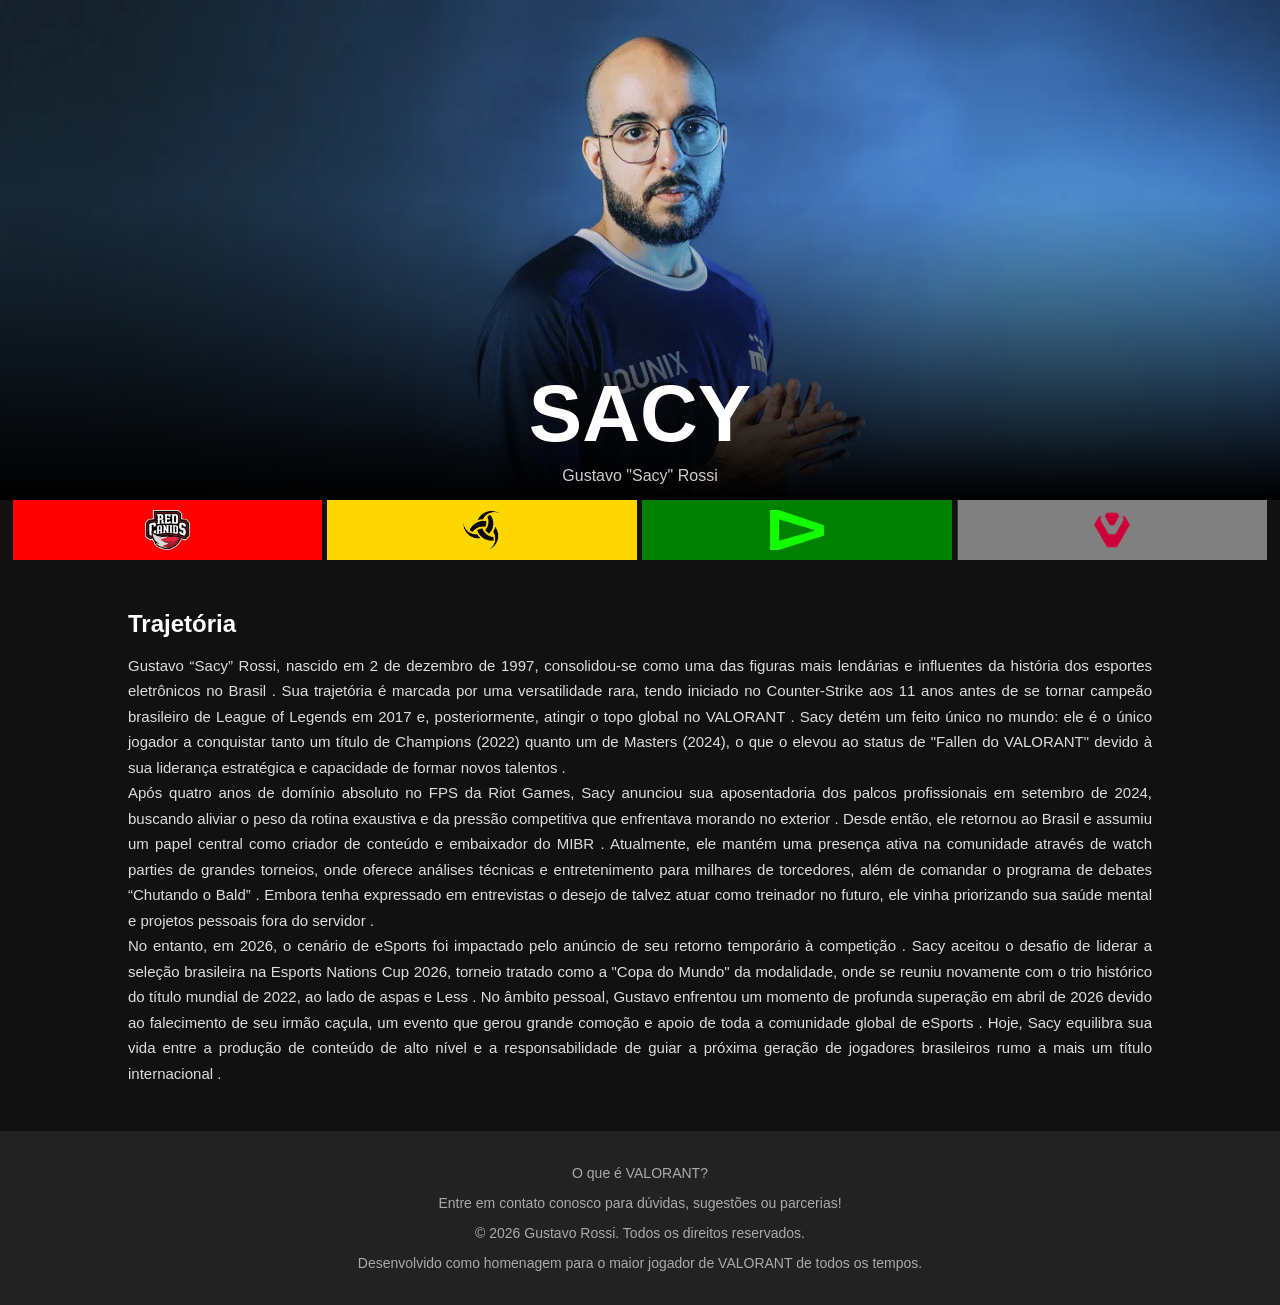
<file: index.html>
<!DOCTYPE html>
<html lang="pt-br">

<head>
    <meta charset="UTF-8">
    <meta name="viewport" content="width=device-width, initial-scale=1.0">
    <title>Sacy - Biografia</title>
    <link rel="stylesheet" href="sacy.css">
</head>

<body class="rotate-scale-up">

    <div class="topo">
        <img src="assets/sacy.webp" alt="Sacy">
        <h1>SACY</h1>
        <p>Gustavo "Sacy" Rossi</p>
    </div>

    <div class="times">
        <a href="lol.html"><img src="assets/red.png" alt="RED Canids"></a>
        <a href="vks.html"><img src="assets/vks.png" alt="Vikings"></a>
        <a href="loud.html"><img src="assets/loud.png" alt="LOUD"></a>
        <a href="sen.html"><img src="assets/sentinels.png" alt="Sentinels"></a>
    </div>

    <div class="biografia">
        <h2>Trajetória</h2>
        <p>   
            Gustavo “Sacy” Rossi, nascido em 2 de dezembro de 1997, consolidou-se como uma das figuras mais lendárias e influentes da história dos esportes eletrônicos no Brasil
. Sua trajetória é marcada por uma versatilidade rara, tendo iniciado no Counter-Strike aos 11 anos antes de se tornar campeão brasileiro de League of Legends em 2017 e, posteriormente, atingir o topo global no VALORANT
. Sacy detém um feito único no mundo: ele é o único jogador a conquistar tanto um título de Champions (2022) quanto um de Masters (2024), o que o elevou ao status de "Fallen do VALORANT" devido à sua liderança estratégica e capacidade de formar novos talentos
.
<br>
Após quatro anos de domínio absoluto no FPS da Riot Games, Sacy anunciou sua aposentadoria dos palcos profissionais em setembro de 2024, buscando aliviar o peso da rotina exaustiva e da pressão competitiva que enfrentava morando no exterior
. Desde então, ele retornou ao Brasil e assumiu um papel central como criador de conteúdo e embaixador do MIBR
. Atualmente, ele mantém uma presença ativa na comunidade através de watch parties de grandes torneios, onde oferece análises técnicas e entretenimento para milhares de torcedores, além de comandar o programa de debates “Chutando o Bald”
. Embora tenha expressado em entrevistas o desejo de talvez atuar como treinador no futuro, ele vinha priorizando sua saúde mental e projetos pessoais fora do servidor
.
<br>
No entanto, em 2026, o cenário de eSports foi impactado pelo anúncio de seu retorno temporário à competição
. Sacy aceitou o desafio de liderar a seleção brasileira na Esports Nations Cup 2026, torneio tratado como a "Copa do Mundo" da modalidade, onde se reuniu novamente com o trio histórico do título mundial de 2022, ao lado de aspas e Less
. No âmbito pessoal, Gustavo enfrentou um momento de profunda superação em abril de 2026 devido ao falecimento de seu irmão caçula, um evento que gerou grande comoção e apoio de toda a comunidade global de eSports
. Hoje, Sacy equilibra sua vida entre a produção de conteúdo de alto nível e a responsabilidade de guiar a próxima geração de jogadores brasileiros rumo a mais um título internacional
.
</p>
    </div>
    
    <div class="footer">
    <p><a href="valorant.html">O que é VALORANT?</a></p>
    <p><a href="contato.html">Entre em contato conosco para dúvidas, sugestões ou parcerias!</a></p>
    <p>© 2026 Gustavo Rossi. Todos os direitos reservados.</p>
    <p>Desenvolvido como homenagem para o maior jogador de VALORANT de todos os tempos.</p>
  </div>

</body>
</html>
</file>
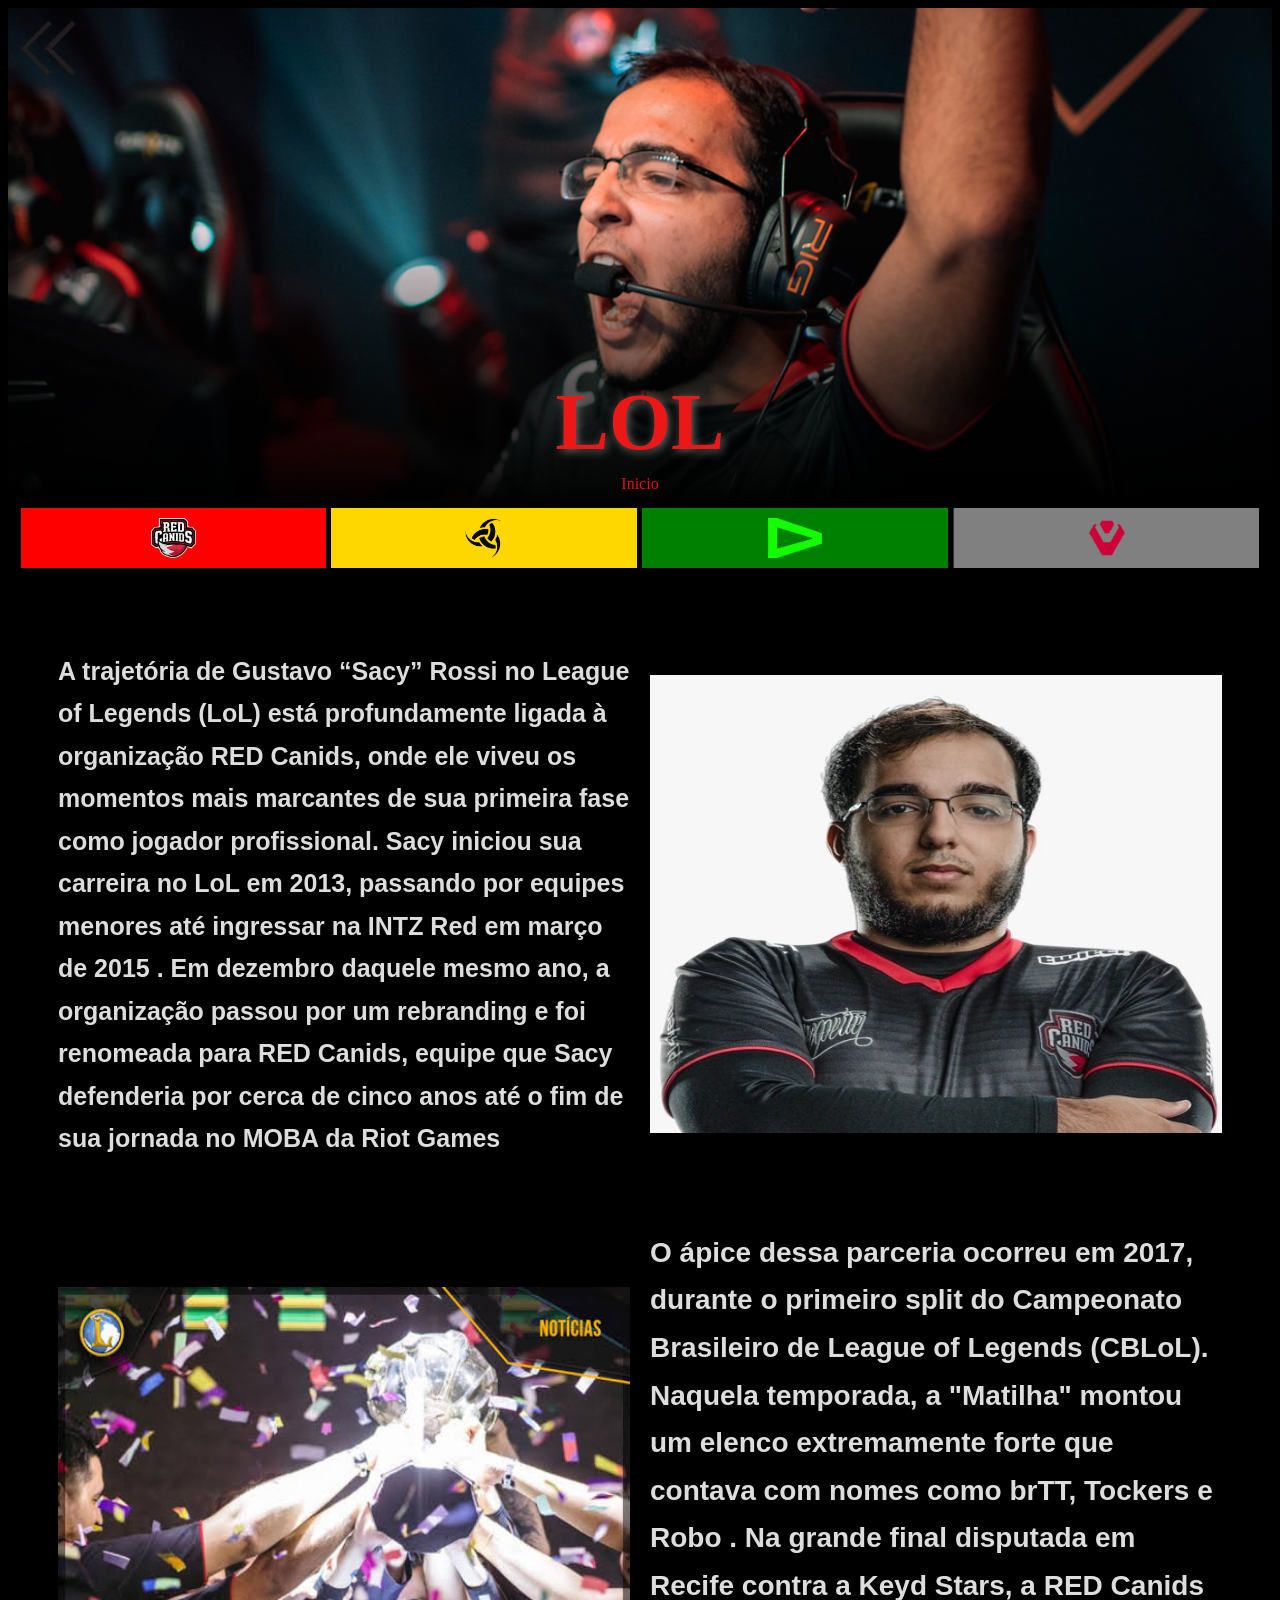
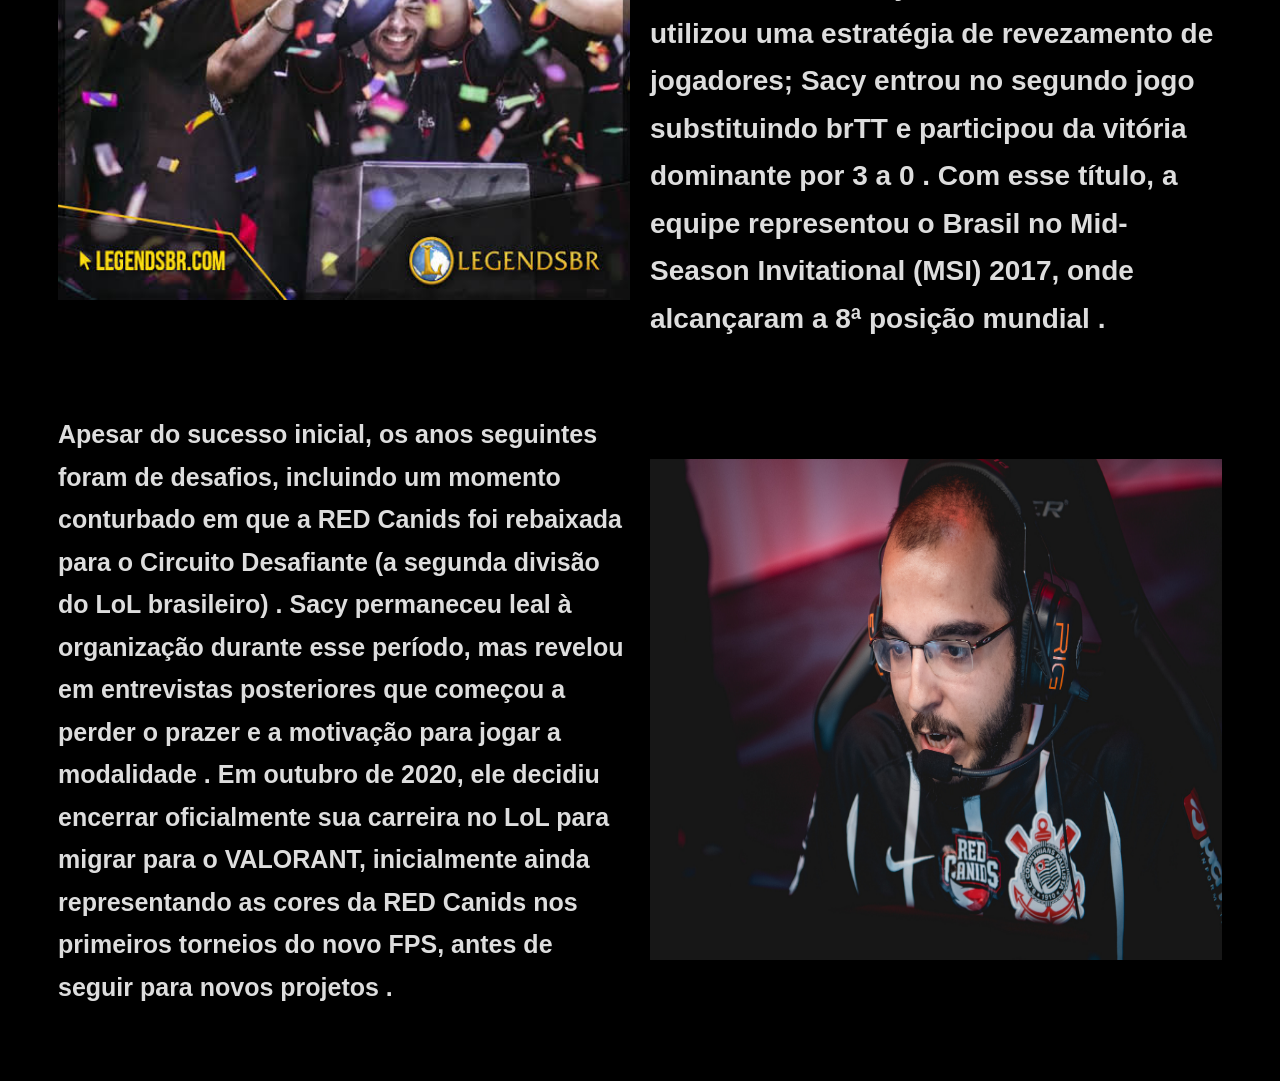
<file: lol.html>
<!DOCTYPE html>
<html lang="en">

<head>
    <meta charset="UTF-8">
    <meta name="viewport" content="width=device-width, initial-scale=1.0">
    <title>lol</title>
    <link rel="stylesheet" href="lol.css">

</head>

<body class="flip-2-ver-right-fwd">
    <div class="topo">
        <div class="grid-item3">
            <a href="index.html"><img src="assets/botao_volta.png" alt="voltar"></a>
        </div>
        <img src="assets/lol1.jpeg" alt="Sacy">
        <H1>LOL</H1>
        <p>Inicio</p>
        <br>
    </div>

    <div class="times">
        <a href="lol.html"><img src="assets/red.png" alt="RED Canids"></a>
        <a href="vks.html"><img src="assets/vks.png" alt="Vikings"></a>
        <a href="loud.html"><img src="assets/loud.png" alt="LOUD"></a>
        <a href="sen.html"><img src="assets/sentinels.png" alt="Sentinels"></a>
    </div>
    <div class="grid-container">




        <div class="grid-item">
            <h1>A trajetória de Gustavo “Sacy” Rossi no League of Legends (LoL) está profundamente ligada à organização RED Canids, onde ele viveu os momentos mais marcantes de sua primeira fase como jogador profissional. Sacy iniciou sua carreira no LoL em 2013, passando por equipes menores até ingressar na INTZ Red em março de 2015
. Em dezembro daquele mesmo ano, a organização passou por um rebranding e foi renomeada para RED Canids, equipe que Sacy defenderia por cerca de cinco anos até o fim de sua jornada no MOBA da Riot Games</h1>
        </div>

        <img src="assets/lol3.jpeg" alt="estreia" width="100%">

        <img src="assets/lol2.jpeg" alt="estreia" width="100%">

        <div class="grid-item2">
            <h1>O ápice dessa parceria ocorreu em 2017, durante o primeiro split do Campeonato Brasileiro de League of Legends (CBLoL). Naquela temporada, a "Matilha" montou um elenco extremamente forte que contava com nomes como brTT, Tockers e Robo
                . Na grande final disputada em Recife contra a Keyd Stars, a RED Canids utilizou uma estratégia de revezamento de jogadores; Sacy entrou no segundo jogo substituindo brTT e participou da vitória dominante por 3 a 0
                . Com esse título, a equipe representou o Brasil no Mid-Season Invitational (MSI) 2017, onde alcançaram a 8ª posição mundial
                .
        </div>





        <div class="grid-item">
            <h1>Apesar do sucesso inicial, os anos seguintes foram de desafios, incluindo um momento conturbado em que a RED Canids foi rebaixada para o Circuito Desafiante (a segunda divisão do LoL brasileiro)
. Sacy permaneceu leal à organização durante esse período, mas revelou em entrevistas posteriores que começou a perder o prazer e a motivação para jogar a modalidade
. Em outubro de 2020, ele decidiu encerrar oficialmente sua carreira no LoL para migrar para o VALORANT, inicialmente ainda representando as cores da RED Canids nos primeiros torneios do novo FPS, antes de seguir para novos projetos
.
        </div>

        <img src="assets/corinthians.jpg" alt="estreia" width="100%">

    </div>
</body>

</html>
</file>
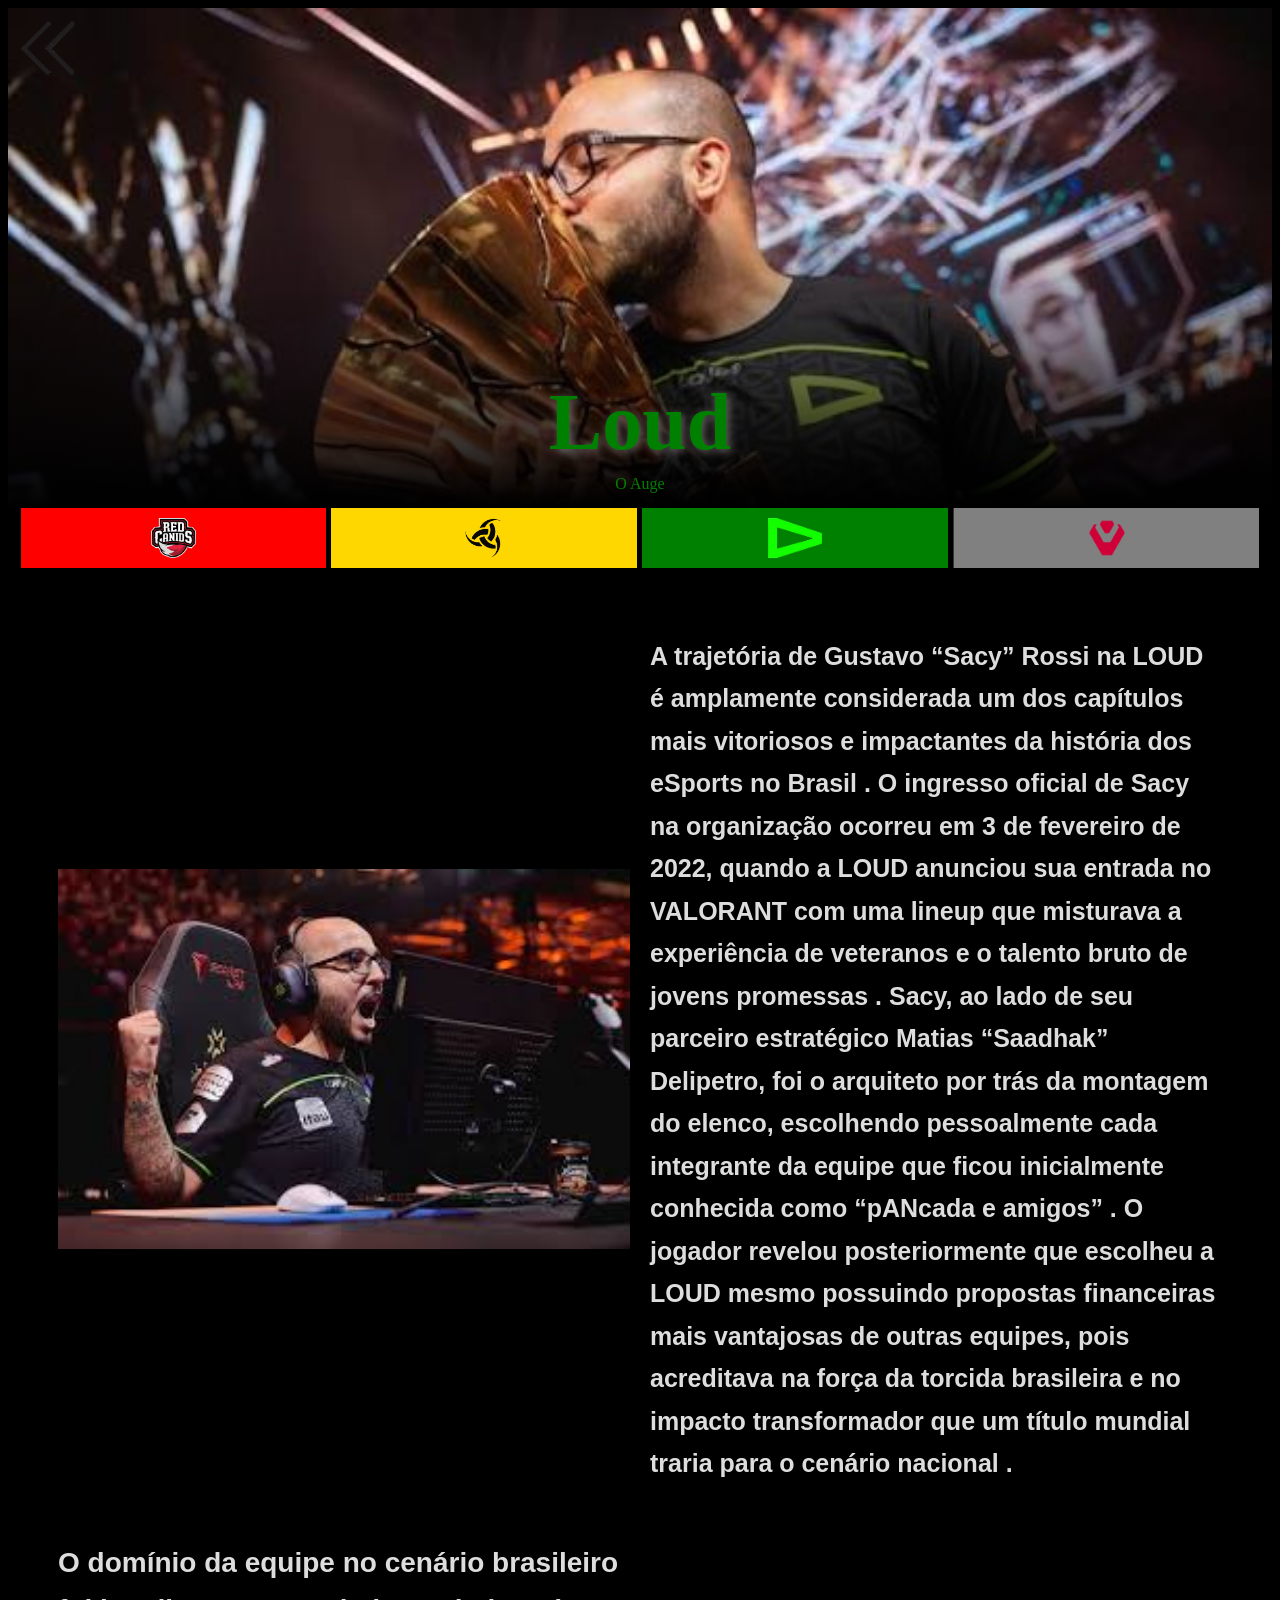
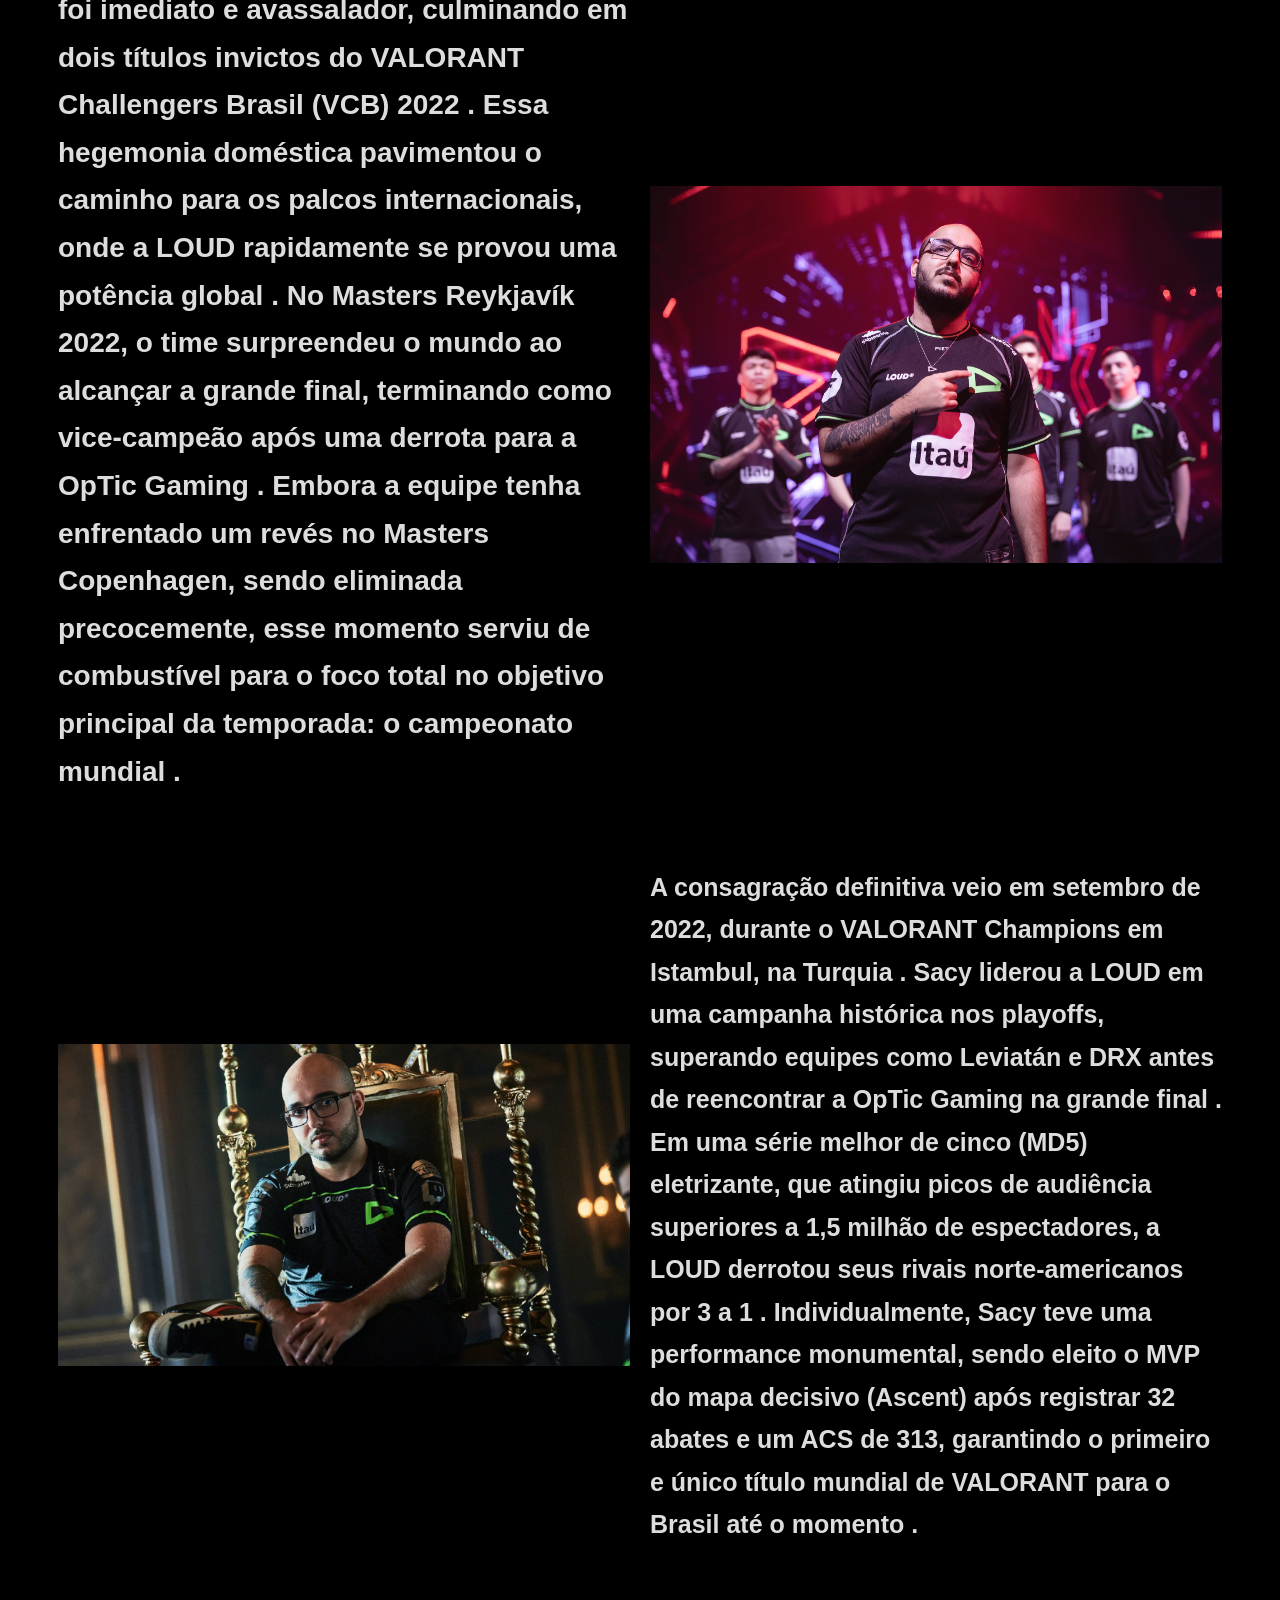
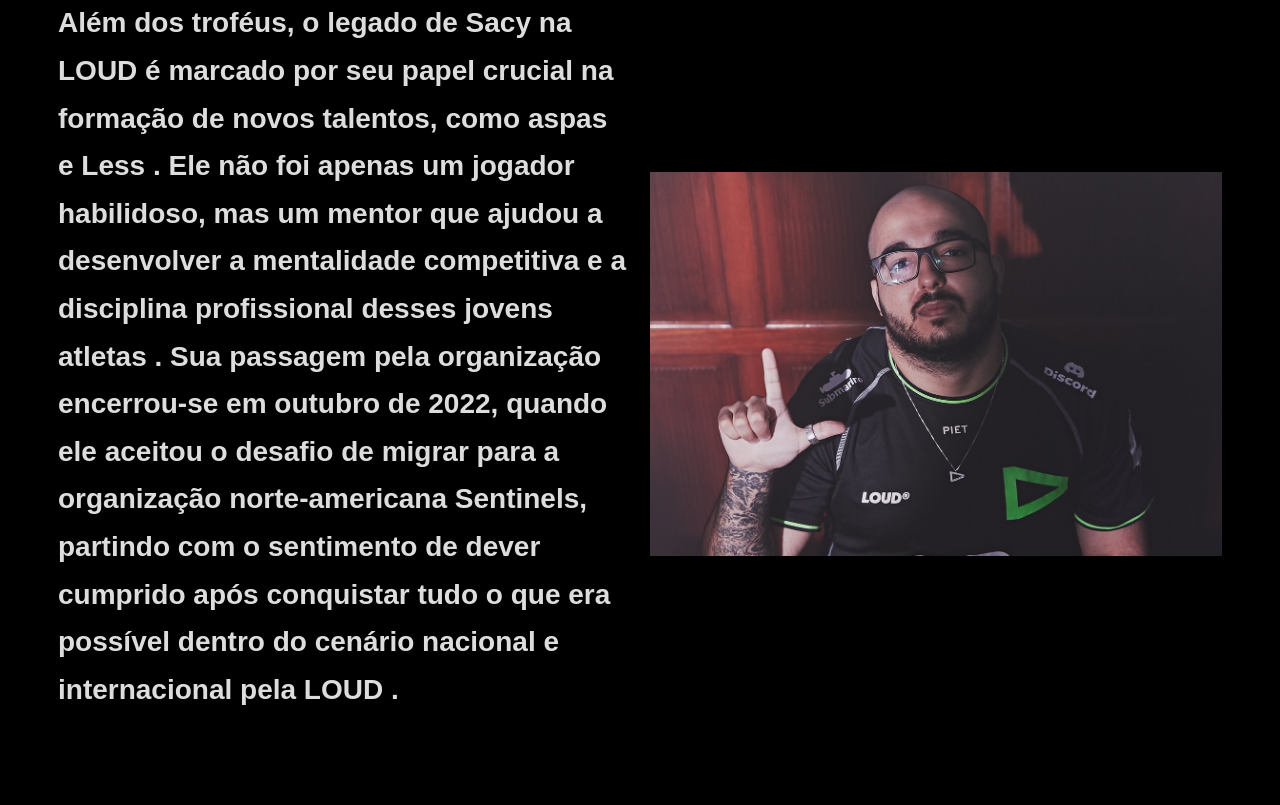
<file: loud.html>
<!DOCTYPE html>
<html lang="en">

<head>
    <meta charset="UTF-8">
    <meta name="viewport" content="width=device-width, initial-scale=1.0">
    <title>Loud</title>
    <link rel="stylesheet" href="loud.css">
</head>

<body class="flip-2-ver-right-fwd">
    <div class="topo">
        <div class="grid-item3">
            <a href="index.html"><img src="assets/botao_volta.png" alt="voltar"></a>
        </div>
        <img src="assets/loud.jpeg" alt="Sacy">
        <H1>Loud</H1>
        <p>O Auge</p>
        <br>
    </div>

    <div class="times">
        <a href="lol.html"><img src="assets/red.png" alt="RED Canids"></a>
        <a href="vks.html"><img src="assets/vks.png" alt="Vikings"></a>
        <a href="loud.html"><img src="assets/loud.png" alt="LOUD"></a>
        <a href="sen.html"><img src="assets/sentinels.png" alt="Sentinels"></a>
    </div>
    <div class="grid-container">


        <img src="assets/loudcam.jpg" alt="estreia" width="100%">

        <div class="grid-item">
            <h1>A trajetória de Gustavo “Sacy” Rossi na LOUD é amplamente considerada um dos capítulos mais vitoriosos e impactantes da história dos eSports no Brasil
. O ingresso oficial de Sacy na organização ocorreu em 3 de fevereiro de 2022, quando a LOUD anunciou sua entrada no VALORANT com uma lineup que misturava a experiência de veteranos e o talento bruto de jovens promessas
. Sacy, ao lado de seu parceiro estratégico Matias “Saadhak” Delipetro, foi o arquiteto por trás da montagem do elenco, escolhendo pessoalmente cada integrante da equipe que ficou inicialmente conhecida como “pANcada e amigos”
. O jogador revelou posteriormente que escolheu a LOUD mesmo possuindo propostas financeiras mais vantajosas de outras equipes, pois acreditava na força da torcida brasileira e no impacto transformador que um título mundial traria para o cenário nacional
.</h1>
        </div>
        <div class="grid-item2">
            <h1>O domínio da equipe no cenário brasileiro foi imediato e avassalador, culminando em dois títulos invictos do VALORANT Challengers Brasil (VCB) 2022
. Essa hegemonia doméstica pavimentou o caminho para os palcos internacionais, onde a LOUD rapidamente se provou uma potência global
. No Masters Reykjavík 2022, o time surpreendeu o mundo ao alcançar a grande final, terminando como vice-campeão após uma derrota para a OpTic Gaming
. Embora a equipe tenha enfrentado um revés no Masters Copenhagen, sendo eliminada precocemente, esse momento serviu de combustível para o foco total no objetivo principal da temporada: o campeonato mundial
.</h1>
        </div>

        <img src="assets/sacy-loud-masters-reykjavik-2022-valorant.jpg" alt="estreia" width="100%">

        <img src="assets/LOUD-Sacy-VCT-2022.jpeg" alt="estreia" width="100%">

        <div class="grid-item">
            <h1>A consagração definitiva veio em setembro de 2022, durante o VALORANT Champions em Istambul, na Turquia
. Sacy liderou a LOUD em uma campanha histórica nos playoffs, superando equipes como Leviatán e DRX antes de reencontrar a OpTic Gaming na grande final
. Em uma série melhor de cinco (MD5) eletrizante, que atingiu picos de audiência superiores a 1,5 milhão de espectadores, a LOUD derrotou seus rivais norte-americanos por 3 a 1
. Individualmente, Sacy teve uma performance monumental, sendo eleito o MVP do mapa decisivo (Ascent) após registrar 32 abates e um ACS de 313, garantindo o primeiro e único título mundial de VALORANT para o Brasil até o momento
.</h1>
        </div>
        <div class="grid-item2">
            <h1>Além dos troféus, o legado de Sacy na LOUD é marcado por seu papel crucial na formação de novos talentos, como aspas e Less
. Ele não foi apenas um jogador habilidoso, mas um mentor que ajudou a desenvolver a mentalidade competitiva e a disciplina profissional desses jovens atletas
. Sua passagem pela organização encerrou-se em outubro de 2022, quando ele aceitou o desafio de migrar para a organização norte-americana Sentinels, partindo com o sentimento de dever cumprido após conquistar tudo o que era possível dentro do cenário nacional e internacional pela LOUD
.</h1>
        </div>
          <img src="assets/sacy-loud.jpg" alt="estreia" width="100%">

    </div>
</body>

</html>
</file>
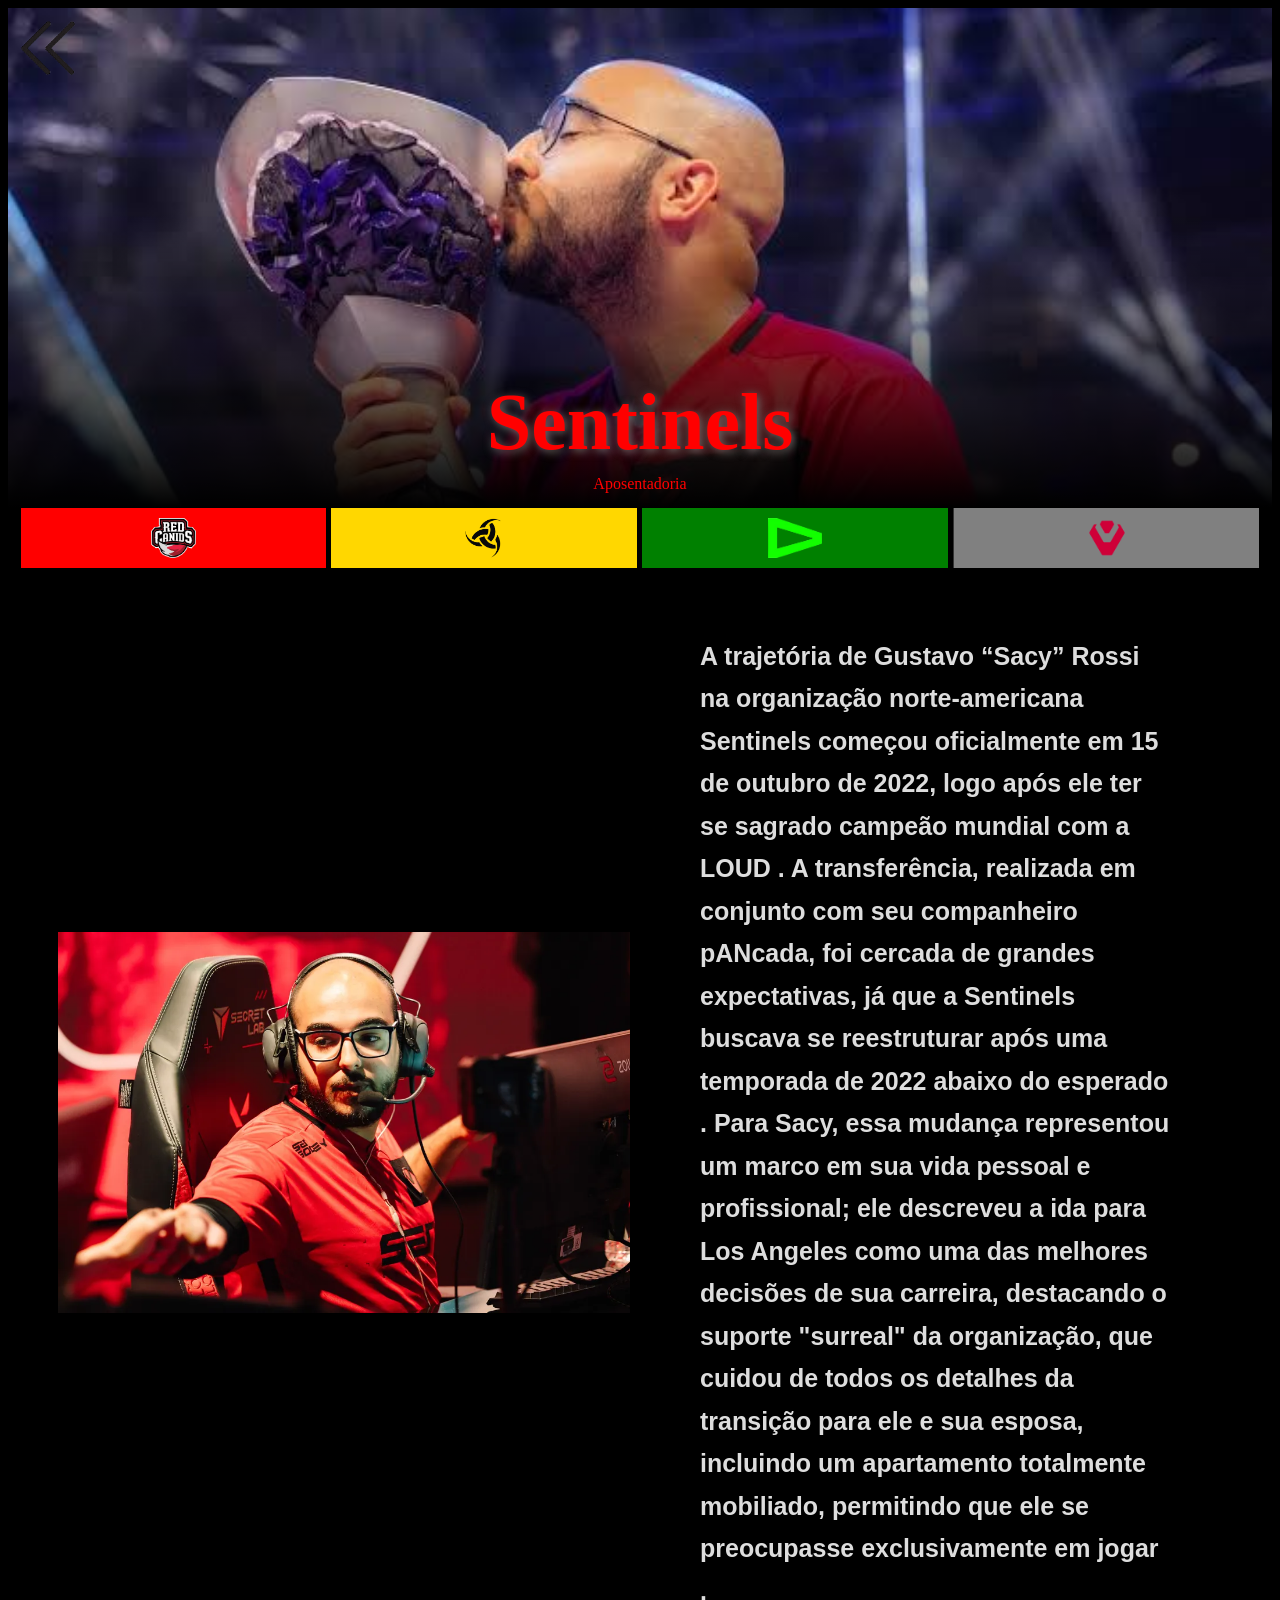
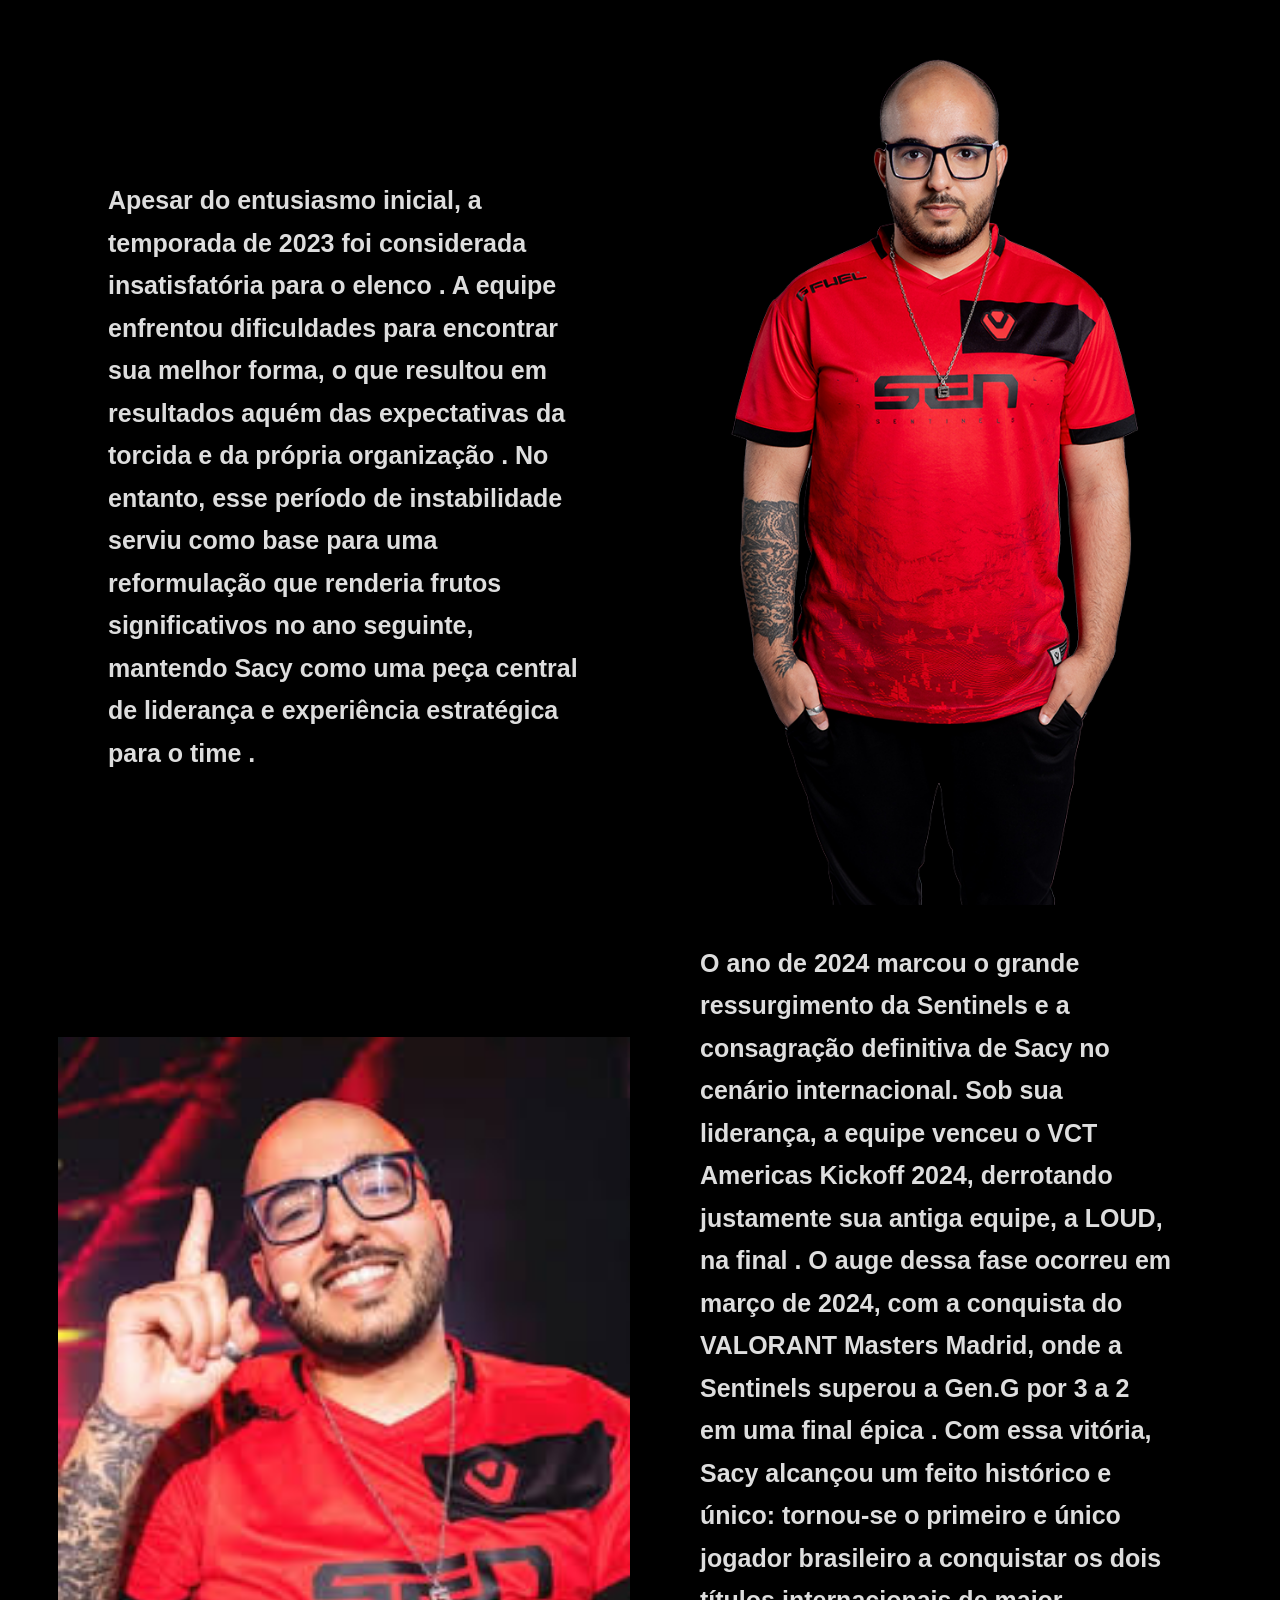
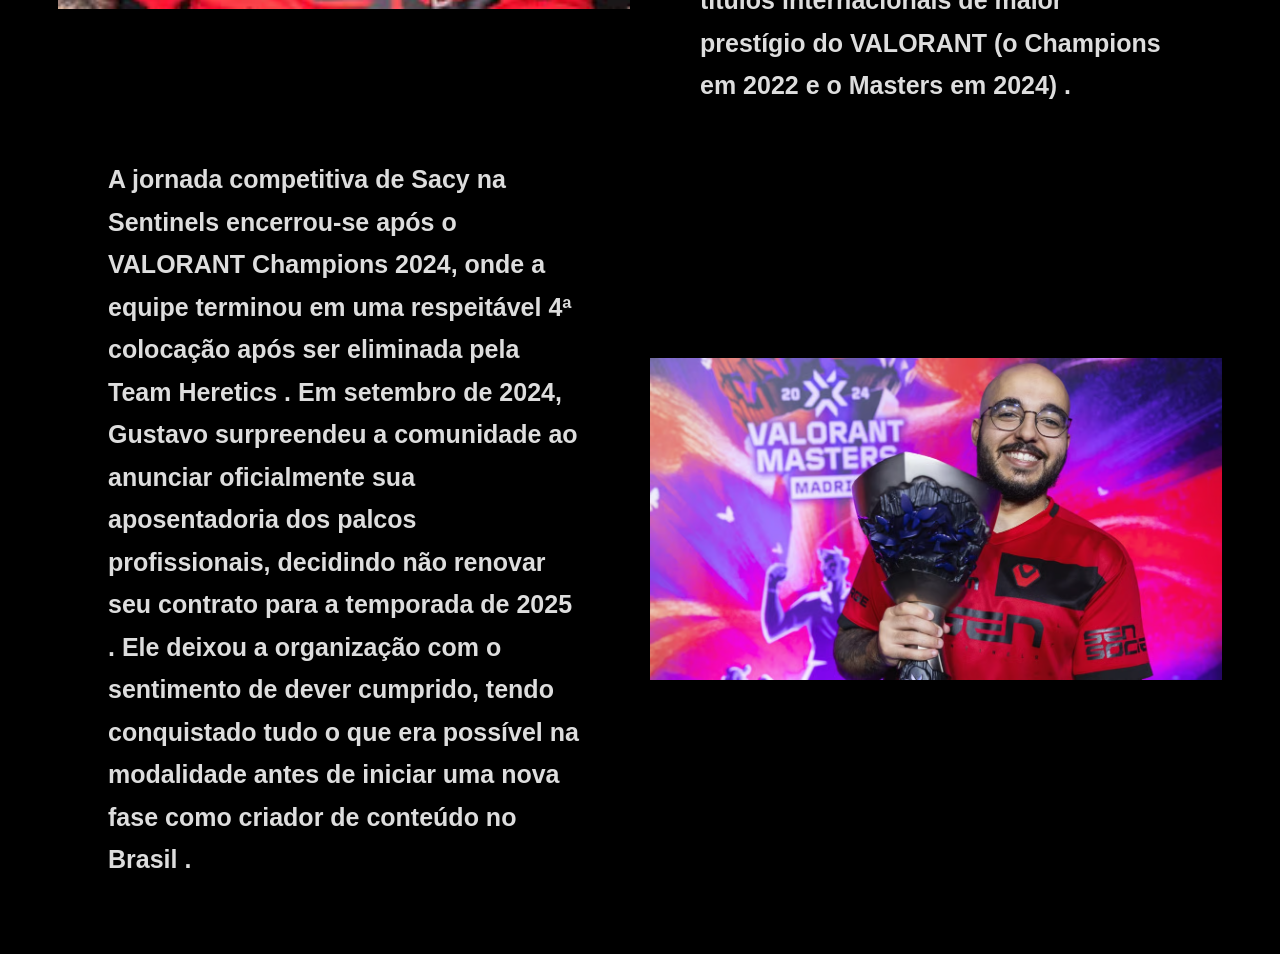
<file: sen.html>
<!DOCTYPE html>
<html lang="en">

<head>
    <meta charset="UTF-8">
    <meta name="viewport" content="width=device-width, initial-scale=1.0">
    <title>Sentinels</title>
    <link rel="stylesheet" href="sen.css">
</head>

<body class="flip-2-ver-right-fwd">
    <div class="topo">
        <div class="grid-item3">
            <a href="index.html"><img src="assets/botao_volta.png" alt="voltar"></a>
        </div>
        <img src="assets/sen.jpeg" alt="Sacy">
        <H1>Sentinels</H1>
        <p>Aposentadoria</p>
        <br>
    </div>
    <div class="times">
        <a href="lol.html"><img src="assets/red.png" alt="RED Canids"></a>
        <a href="vks.html"><img src="assets/vks.png" alt="Vikings"></a>
        <a href="loud.html"><img src="assets/loud.png" alt="LOUD"></a>
        <a href="sen.html"><img src="assets/sentinels.png" alt="Sentinels"></a>
    </div>
    <div class="grid-container">

        <img src="assets/53053710949-4dbae23264-k.webp" alt="estreia" width="100%">

        <div class="grid-item">
            <h1>A trajetória de Gustavo “Sacy” Rossi na organização norte-americana Sentinels começou oficialmente em 15 de outubro de 2022, logo após ele ter se sagrado campeão mundial com a LOUD
. A transferência, realizada em conjunto com seu companheiro pANcada, foi cercada de grandes expectativas, já que a Sentinels buscava se reestruturar após uma temporada de 2022 abaixo do esperado
. Para Sacy, essa mudança representou um marco em sua vida pessoal e profissional; ele descreveu a ida para Los Angeles como uma das melhores decisões de sua carreira, destacando o suporte "surreal" da organização, que cuidou de todos os detalhes da transição para ele e sua esposa, incluindo um apartamento totalmente mobiliado, permitindo que ele se preocupasse exclusivamente em jogar
.</h1>
        </div>

        <div class="grid-item2">
            <h1>Apesar do entusiasmo inicial, a temporada de 2023 foi considerada insatisfatória para o elenco
. A equipe enfrentou dificuldades para encontrar sua melhor forma, o que resultou em resultados aquém das expectativas da torcida e da própria organização
. No entanto, esse período de instabilidade serviu como base para uma reformulação que renderia frutos significativos no ano seguinte, mantendo Sacy como uma peça central de liderança e experiência estratégica para o time
.</h1>
        </div>
        <img src="assets/rolon.png" alt="estreia" width="100%">

            <img src="assets/dedo.jpg" alt="estreia" width="100%">

        <div class="grid-item">
            <h1>O ano de 2024 marcou o grande ressurgimento da Sentinels e a consagração definitiva de Sacy no cenário internacional. Sob sua liderança, a equipe venceu o VCT Americas Kickoff 2024, derrotando justamente sua antiga equipe, a LOUD, na final
. O auge dessa fase ocorreu em março de 2024, com a conquista do VALORANT Masters Madrid, onde a Sentinels superou a Gen.G por 3 a 2 em uma final épica
. Com essa vitória, Sacy alcançou um feito histórico e único: tornou-se o primeiro e único jogador brasileiro a conquistar os dois títulos internacionais de maior prestígio do VALORANT (o Champions em 2022 e o Masters em 2024)
.</h1>
        </div>

        <div class="grid-item2">
            <h1>A jornada competitiva de Sacy na Sentinels encerrou-se após o VALORANT Champions 2024, onde a equipe terminou em uma respeitável 4ª colocação após ser eliminada pela Team Heretics
. Em setembro de 2024, Gustavo surpreendeu a comunidade ao anunciar oficialmente sua aposentadoria dos palcos profissionais, decidindo não renovar seu contrato para a temporada de 2025
. Ele deixou a organização com o sentimento de dever cumprido, tendo conquistado tudo o que era possível na modalidade antes de iniciar uma nova fase como criador de conteúdo no Brasil
.</h1>
        </div>
        <img src="assets/feliz.jpeg" alt="estreia" width="100%">

    </div>
</body>

</html>
</file>
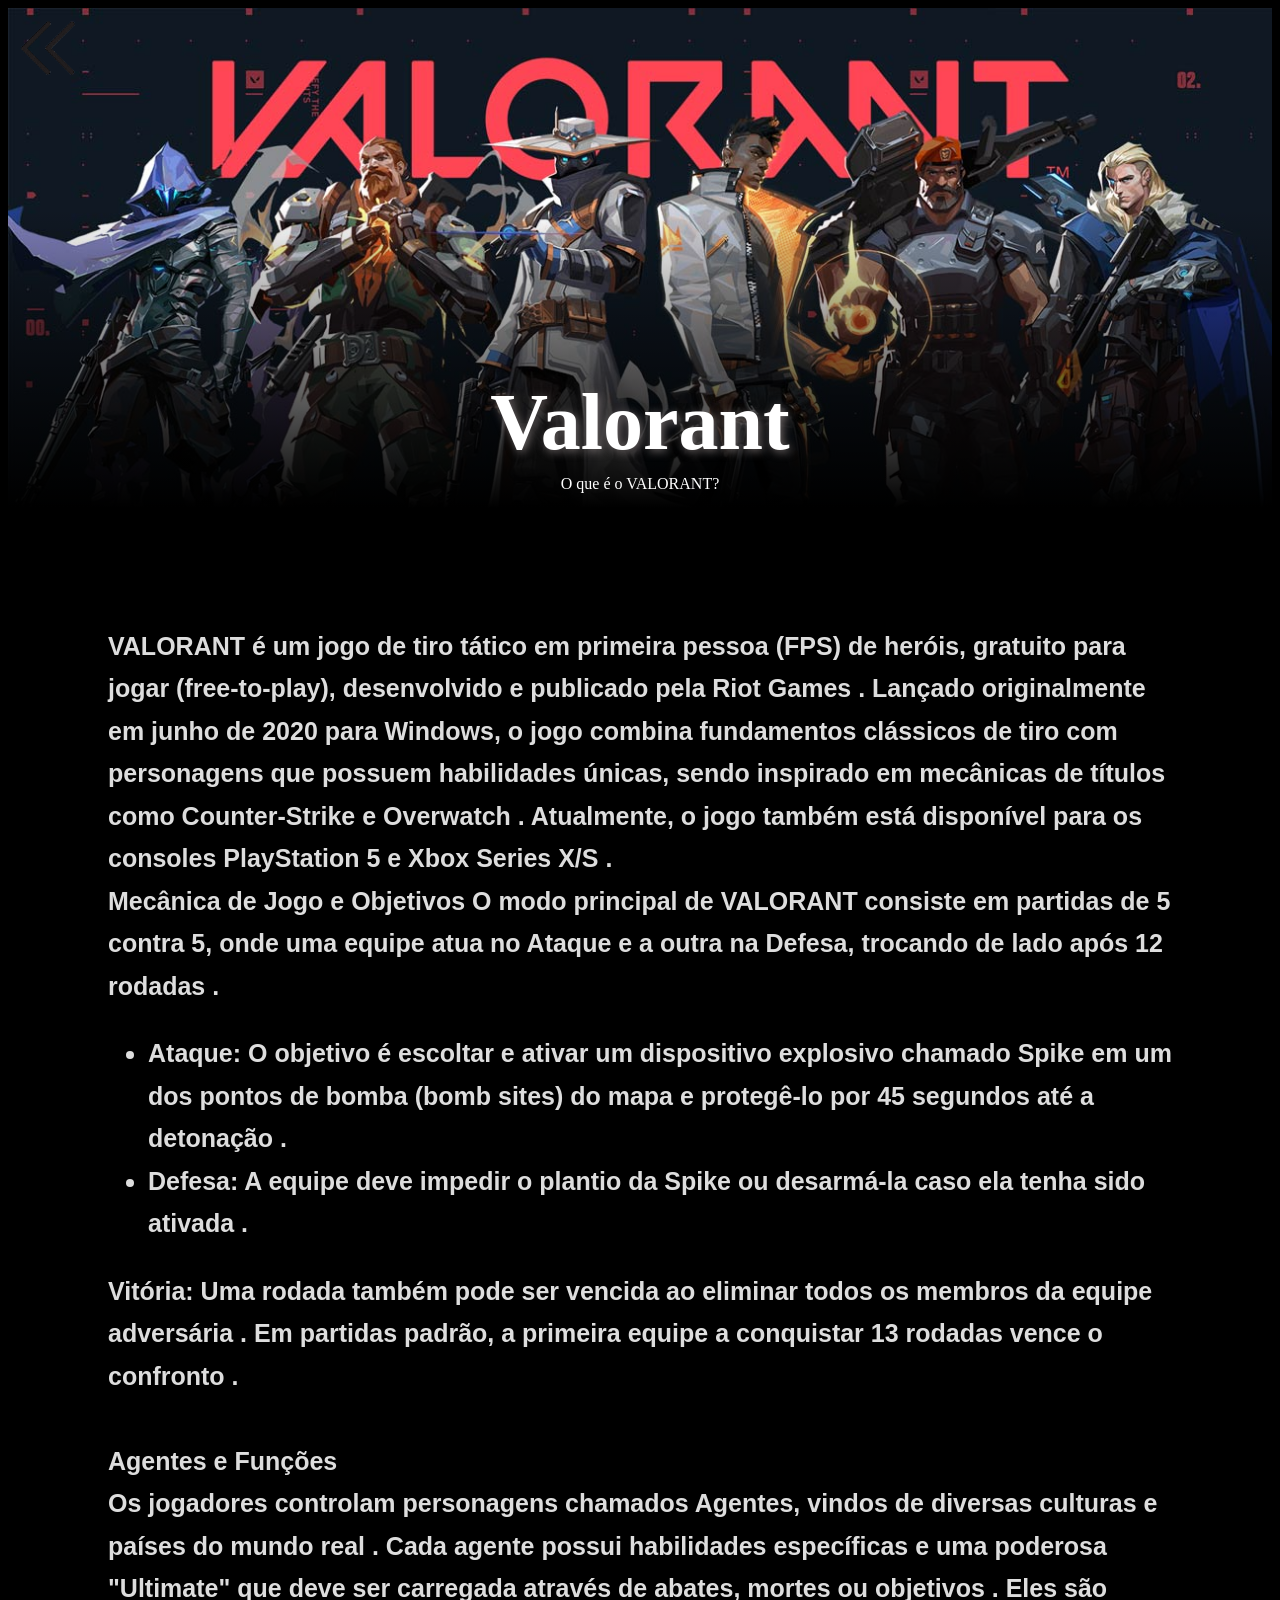
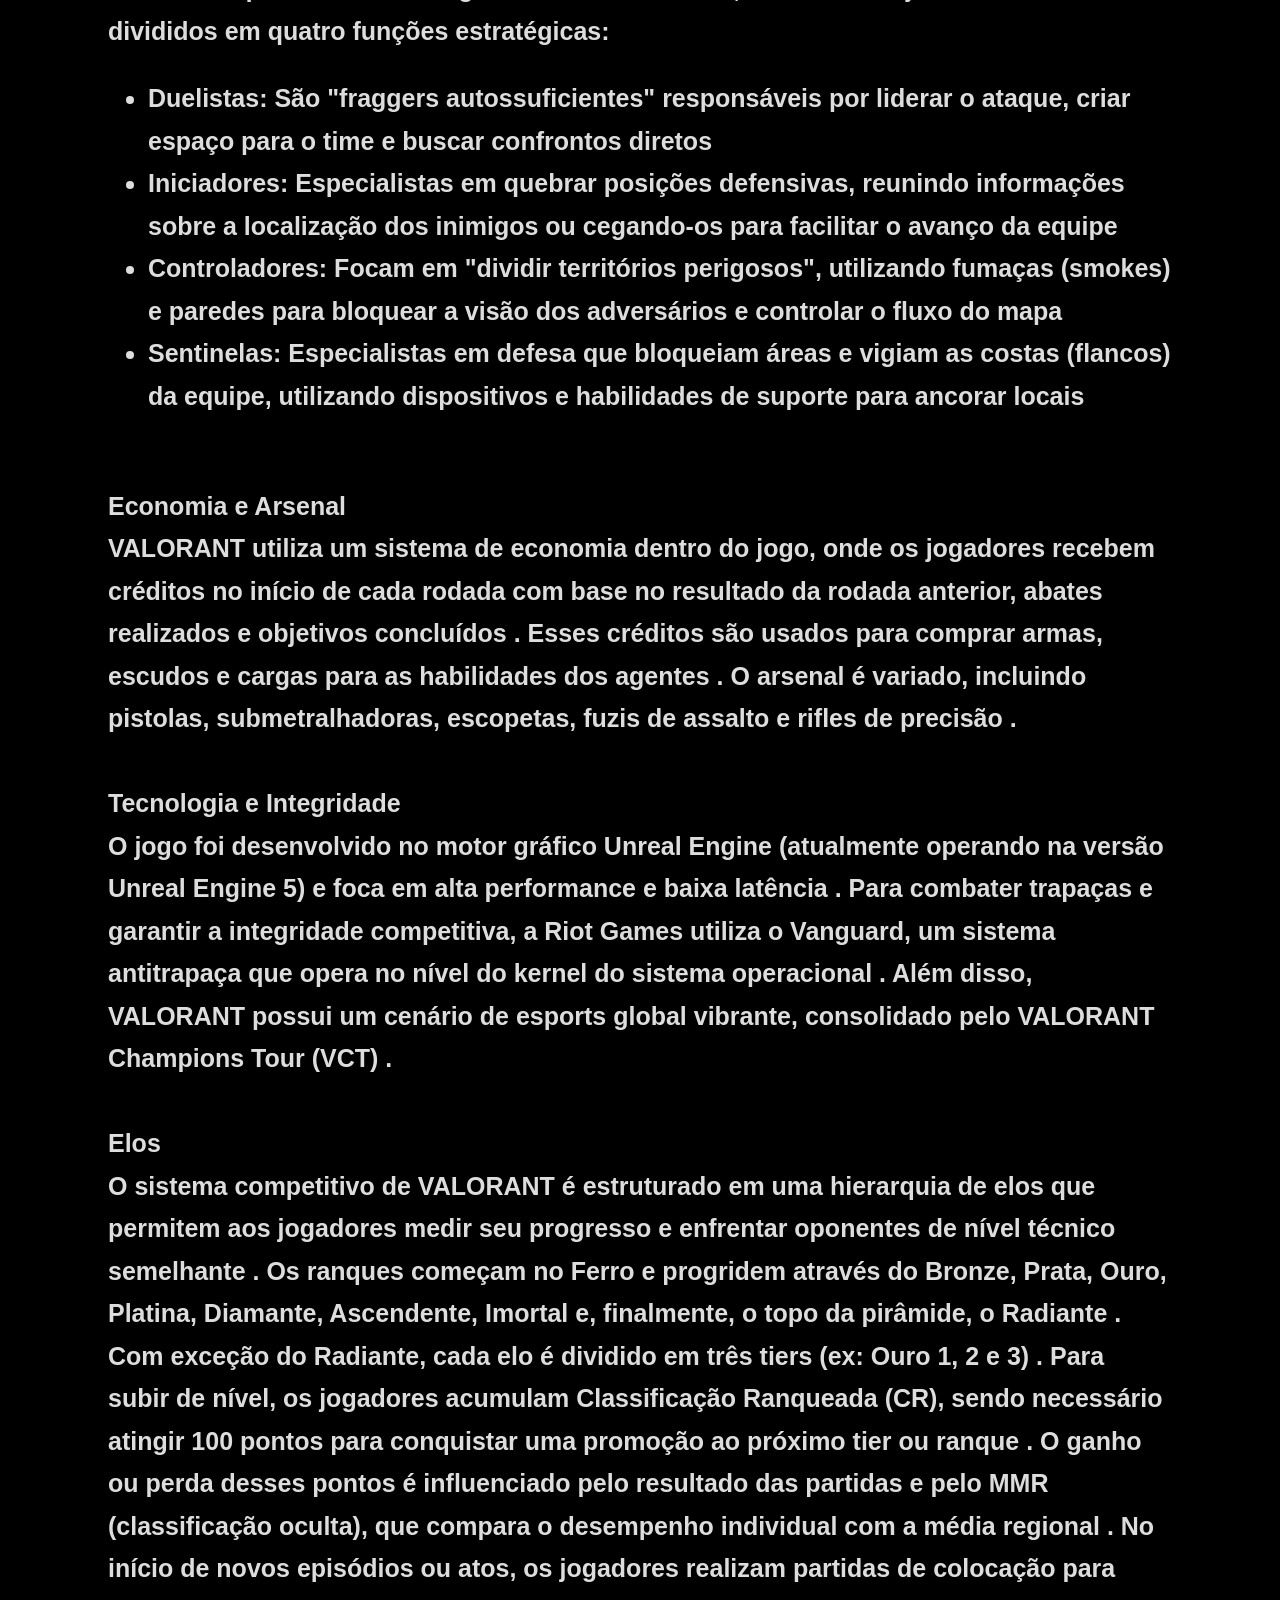
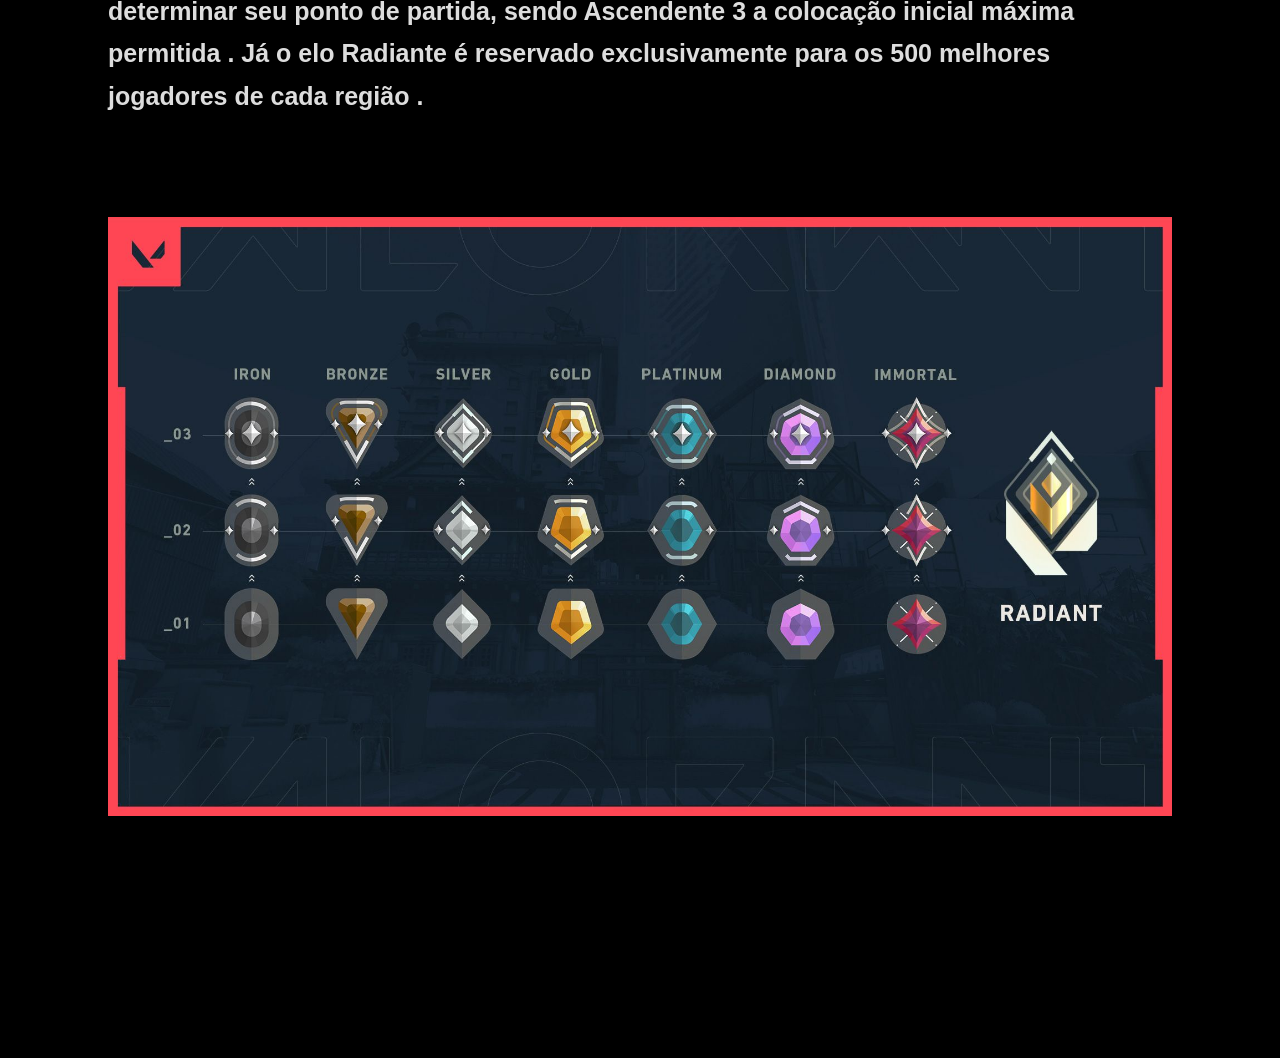
<file: valorant.html>
<!DOCTYPE html>
<html lang="en">

<head>
    <meta charset="UTF-8">
    <meta name="viewport" content="width=device-width, initial-scale=1.0">
    <title>Valorant</title>
    <link rel="stylesheet" href="valorant.css">
</head>

<body>
    <div class="topo">
        <div class="grid-item3">
            <a href="index.html"><img src="assets/botao_volta.png" alt="voltar"></a>
        </div>
        <img src="assets/walabama2.0.jpg" alt="Sacy">
        <H1>Valorant</H1>
        <p>O que é o VALORANT?</p>
        <br>
    </div>
    <div class="valorant">

        <h1>VALORANT é um jogo de tiro tático em primeira pessoa (FPS) de heróis, gratuito para jogar (free-to-play), desenvolvido e publicado pela Riot Games
. Lançado originalmente em junho de 2020 para Windows, o jogo combina fundamentos clássicos de tiro com personagens que possuem habilidades únicas, sendo inspirado em mecânicas de títulos como Counter-Strike e Overwatch
. Atualmente, o jogo também está disponível para os consoles PlayStation 5 e Xbox Series X/S
.
<br>
Mecânica de Jogo e Objetivos
O modo principal de VALORANT consiste em partidas de 5 contra 5, onde uma equipe atua no Ataque e a outra na Defesa, trocando de lado após 12 rodadas
.
<ul>
    <li>Ataque: O objetivo é escoltar e ativar um dispositivo explosivo chamado Spike em um dos pontos de bomba (bomb sites) do mapa e protegê-lo por 45 segundos até a detonação
.</li>
<li>Defesa: A equipe deve impedir o plantio da Spike ou desarmá-la caso ela tenha sido ativada
.</li>
</ul>
Vitória: Uma rodada também pode ser vencida ao eliminar todos os membros da equipe adversária
. Em partidas padrão, a primeira equipe a conquistar 13 rodadas vence o confronto
.
<br>
<br>
Agentes e Funções
<br>
Os jogadores controlam personagens chamados Agentes, vindos de diversas culturas e países do mundo real
. Cada agente possui habilidades específicas e uma poderosa "Ultimate" que deve ser carregada através de abates, mortes ou objetivos
. Eles são divididos em quatro funções estratégicas:
<ul>
    <li>Duelistas: São "fraggers autossuficientes" responsáveis por liderar o ataque, criar espaço para o time e buscar confrontos diretos
    </li>
    <li>Iniciadores: Especialistas em quebrar posições defensivas, reunindo informações sobre a localização dos inimigos ou cegando-os para facilitar o avanço da equipe
    </li>
    <li>Controladores: Focam em "dividir territórios perigosos", utilizando fumaças (smokes) e paredes para bloquear a visão dos adversários e controlar o fluxo do mapa
    </li>
    <li>Sentinelas: Especialistas em defesa que bloqueiam áreas e vigiam as costas (flancos) da equipe, utilizando dispositivos e habilidades de suporte para ancorar locais
    </li>
</ul>

<br>
Economia e Arsenal
<br>
VALORANT utiliza um sistema de economia dentro do jogo, onde os jogadores recebem créditos no início de cada rodada com base no resultado da rodada anterior, abates realizados e objetivos concluídos
. Esses créditos são usados para comprar armas, escudos e cargas para as habilidades dos agentes
. O arsenal é variado, incluindo pistolas, submetralhadoras, escopetas, fuzis de assalto e rifles de precisão
.
<br>
<br>
Tecnologia e Integridade
<br>
O jogo foi desenvolvido no motor gráfico Unreal Engine (atualmente operando na versão Unreal Engine 5) e foca em alta performance e baixa latência
. Para combater trapaças e garantir a integridade competitiva, a Riot Games utiliza o Vanguard, um sistema antitrapaça que opera no nível do kernel do sistema operacional
. Além disso, VALORANT possui um cenário de esports global vibrante, consolidado pelo VALORANT Champions Tour (VCT)
.
<br>
<br>
Elos
<br>
O sistema competitivo de VALORANT é estruturado em uma hierarquia de elos que permitem aos jogadores medir seu progresso e enfrentar oponentes de nível técnico semelhante
. Os ranques começam no Ferro e progridem através do Bronze, Prata, Ouro, Platina, Diamante, Ascendente, Imortal e, finalmente, o topo da pirâmide, o Radiante
. Com exceção do Radiante, cada elo é dividido em três tiers (ex: Ouro 1, 2 e 3)
. Para subir de nível, os jogadores acumulam Classificação Ranqueada (CR), sendo necessário atingir 100 pontos para conquistar uma promoção ao próximo tier ou ranque
. O ganho ou perda desses pontos é influenciado pelo resultado das partidas e pelo MMR (classificação oculta), que compara o desempenho individual com a média regional
. No início de novos episódios ou atos, os jogadores realizam partidas de colocação para determinar seu ponto de partida, sendo Ascendente 3 a colocação inicial máxima permitida
. Já o elo Radiante é reservado exclusivamente para os 500 melhores jogadores de cada região
.
<br>
<img src="assets/ranks-only.jpg" alt="Elos do Valorant">
</h1>
</div>


</body>

</html>
</file>
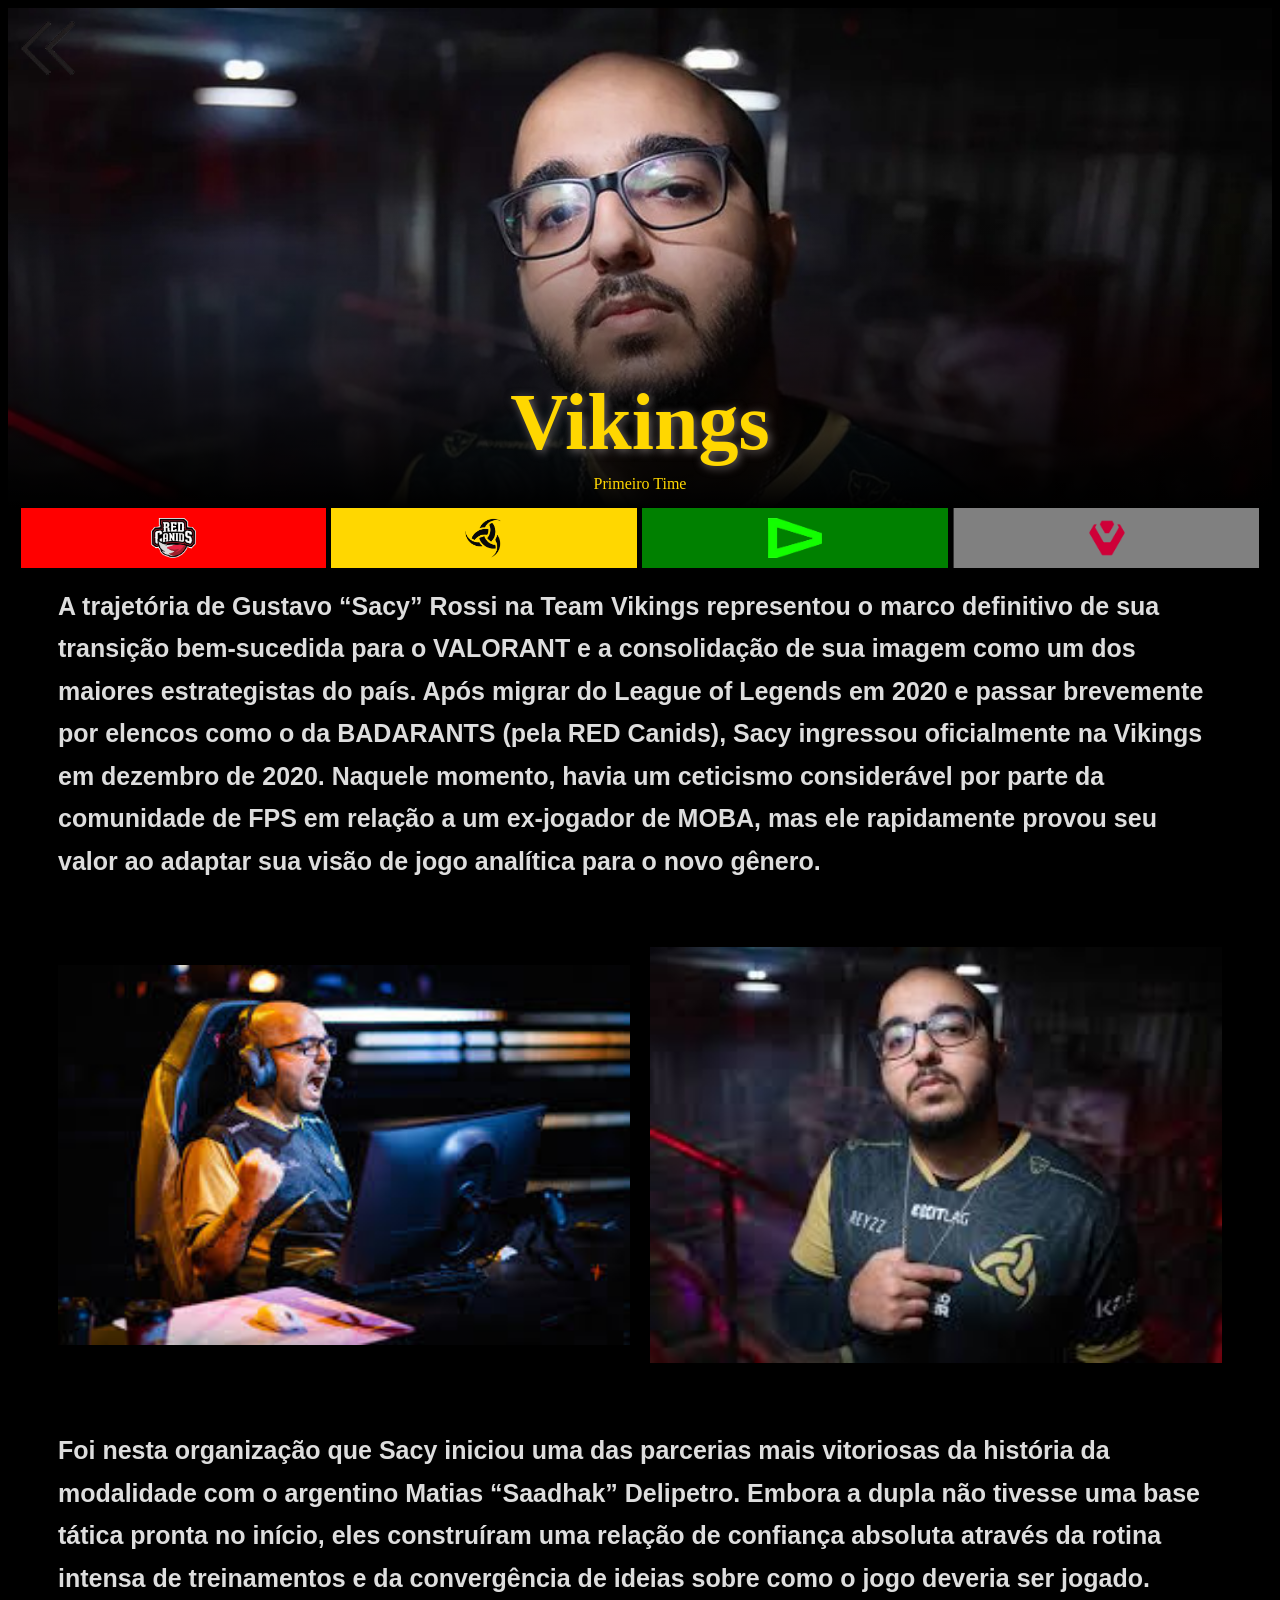
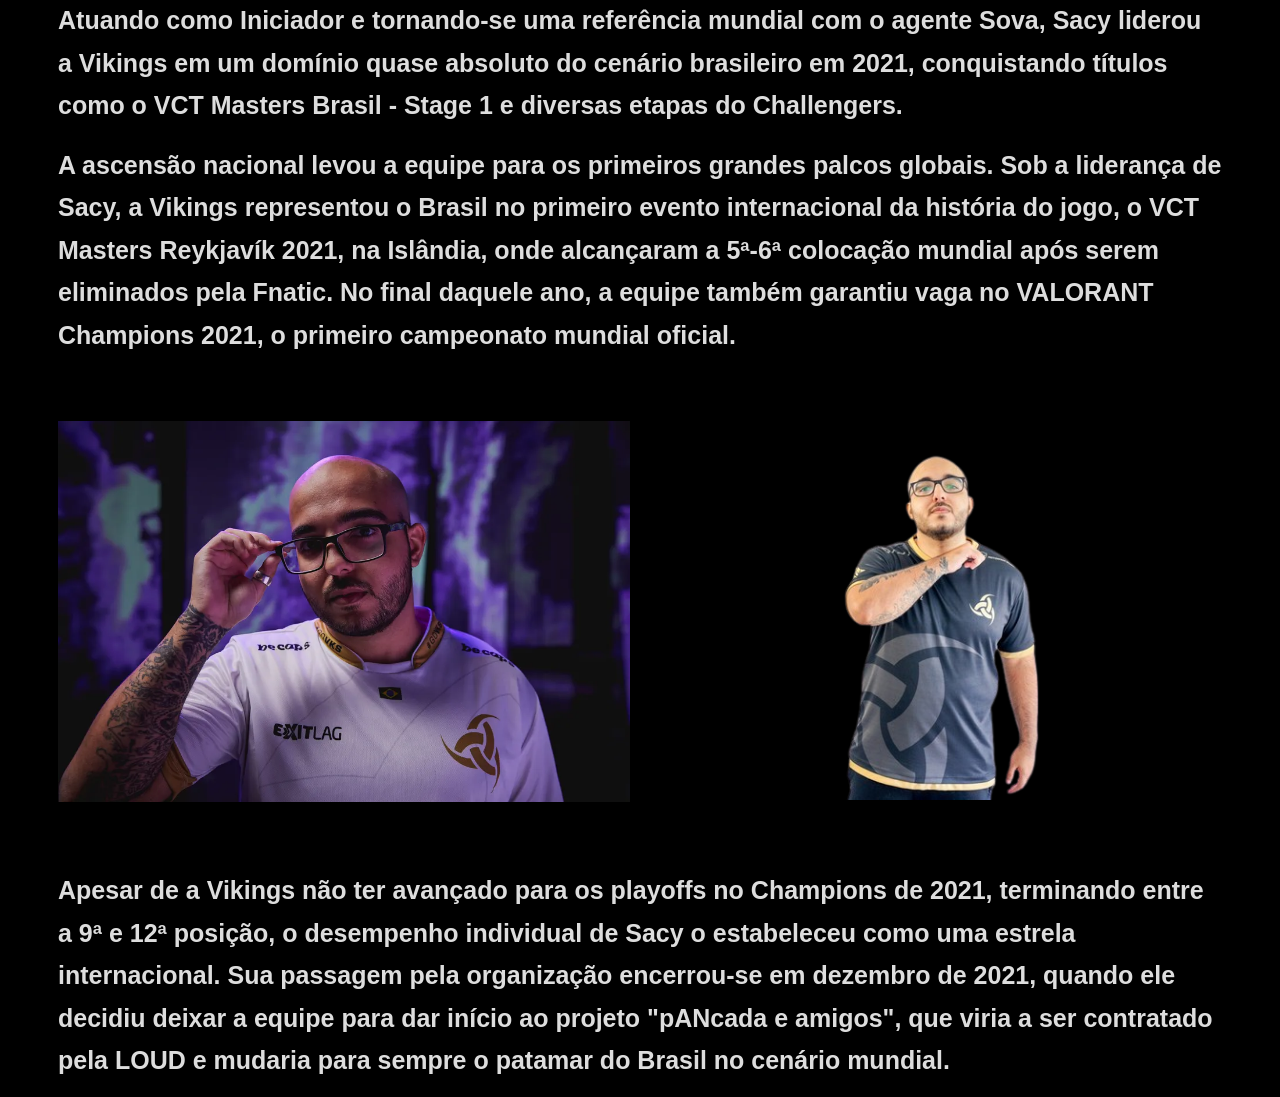
<file: vks.html>
<!DOCTYPE html>
<html lang="en">

<head>
    <meta charset="UTF-8">
    <meta name="viewport" content="width=device-width, initial-scale=1.0">
    <title>Vikings</title>
    <link rel="stylesheet" href="vks.css">
</head>

<body class="flip-2-ver-right-fwd">
    <div class="topo">
        <div class="grid-item3">
            <a href="index.html"><img src="assets/botao_volta.png" alt="voltar"></a>
        </div>
        <img src="assets/vk.jpeg" alt="Sacy">
        <H1>Vikings</H1>
        <p>Primeiro Time</p>
        <br>
    </div>

    <div class="times">
        <a href="lol.html"><img src="assets/red.png" alt="RED Canids"></a>
        <a href="vks.html"><img src="assets/vks.png" alt="Vikings"></a>
        <a href="loud.html"><img src="assets/loud.png" alt="LOUD"></a>
        <a href="sen.html"><img src="assets/sentinels.png" alt="Sentinels"></a>
    </div>


        <div class="grid-item">
            <h1>A trajetória de Gustavo “Sacy” Rossi na Team Vikings representou o marco definitivo de sua transição bem-sucedida para o VALORANT e a consolidação de sua imagem como um dos maiores estrategistas do país. Após migrar do League of Legends em 2020 e passar brevemente por elencos como o da BADARANTS (pela RED Canids), Sacy ingressou oficialmente na Vikings em dezembro de 2020. Naquele momento, havia um ceticismo considerável por parte da comunidade de FPS em relação a um ex-jogador de MOBA, mas ele rapidamente provou seu valor ao adaptar sua visão de jogo analítica para o novo gênero.</h1>
        </div>
        <div class="grid-container">
            <img src="assets/vkscam.jpg" alt="estreia" width="100%">

            <img src="assets/viking.jpg" alt="estreia" width="100%">
        </div>


        <div class="grid-item2">
            <h1>Foi nesta organização que Sacy iniciou uma das parcerias mais vitoriosas da história da modalidade com o argentino Matias “Saadhak” Delipetro. Embora a dupla não tivesse uma base tática pronta no início, eles construíram uma relação de confiança absoluta através da rotina intensa de treinamentos e da convergência de ideias sobre como o jogo deveria ser jogado. Atuando como Iniciador e tornando-se uma referência mundial com o agente Sova, Sacy liderou a Vikings em um domínio quase absoluto do cenário brasileiro em 2021, conquistando títulos como o VCT Masters Brasil - Stage 1 e diversas etapas do Challengers.</h1>
        </div>
        <div class="grid-item">
            <h1>A ascensão nacional levou a equipe para os primeiros grandes palcos globais. Sob a liderança de Sacy, a Vikings representou o Brasil no primeiro evento internacional da história do jogo, o VCT Masters Reykjavík 2021, na Islândia, onde alcançaram a 5ª-6ª colocação mundial após serem eliminados pela Fnatic. No final daquele ano, a equipe também garantiu vaga no VALORANT Champions 2021, o primeiro campeonato mundial oficial.</h1>
        </div>
         <div class="grid-container">
            <img src="assets/branco.webp" alt="estreia" width="100%">

            <img src="assets/sacy-vikings-valorant-vks-removebg-preview.png" alt="estreia" width="100%">
         </div>


        <div class="grid-item2">
            <h1>Apesar de a Vikings não ter avançado para os playoffs no Champions de 2021, terminando entre a 9ª e 12ª posição, o desempenho individual de Sacy o estabeleceu como uma estrela internacional. Sua passagem pela organização encerrou-se em dezembro de 2021, quando ele decidiu deixar a equipe para dar início ao projeto "pANcada e amigos", que viria a ser contratado pela LOUD e mudaria para sempre o patamar do Brasil no cenário mundial.</h1>
        </div>


</body>

</html>
</file>
<file: sacy.css>
body {
    margin: 0;
    padding: 0;
    font-family: Arial, sans-serif;
    background-color: #111;
    color: white;
}


.topo {
    position: relative;
    width: 100%;
    height: 500px;
    text-align: center;
}

.topo img {
    width: 100%;
    height: 100%;
    object-fit: cover;
    object-position: center top;
    display: block;
}


.topo::after {
    content: ""; 
    position: absolute;
    bottom: 0;
    left: 0;
    width: 100%;
    height: 60%;
    background: linear-gradient(to bottom, transparent, black);
}

.topo h1 {
    position: absolute;
    bottom: 40px;
    left: 50%;
    transform: translateX(-50%);
    font-size: 80px;
    margin: 0;
    color: white;
    z-index: 1;
}

.topo p {
    position: absolute;
    bottom: 15px;
    left: 50%;
    transform: translateX(-50%);
    margin: 0;
    color: #ccc;
    font-size: 16px;
    white-space: nowrap;
    z-index: 1;
}


.times {
    display: flex;
    height: 60px;
    width: 98%;
    margin-left: 1%;
    gap: 5px;
}

.times a {
    flex: 1;
    display: flex;
    align-items: center;
    justify-content: center;
    transition: opacity 0.2s, transform 0.2s;
    ;
}

.times a:nth-child(1) { background-color: red; }
.times a:nth-child(2) { background-color: gold; }
.times a:nth-child(3) { background-color: green; }
.times a:nth-child(4) { background-color: grey; border-left: 1px solid #333; }

.times a img {
    height: 40px;
    width: auto;
    transition: transform 0.2s;
}

.times a:hover {
    opacity: 0.85;
}

.times a:hover img {
    transform: scale(1.12);
}

/* texto da biografia */
.biografia {
    padding: 30px 10%;
}

.biografia h2 {
    font-size: 24px;
    margin-bottom: 15px;
}

.biografia p {
    line-height: 1.7;
    text-align: justify;
    font-size: 15px;
    color: #ddd;
}



.footer{
        background-color: #222;
        color: #aaa;
        text-align: center;
        padding: 20px 10%;
        font-size: 14px;
}

.footer a {
        color: #aaa;
        text-decoration: none;
        transition: color 0.2s;
}

.flip-2-ver-right-fwd {
	-webkit-animation: flip-2-ver-right-fwd 0.5s cubic-bezier(0.455, 0.030, 0.515, 0.955) reverse ;
	        animation: flip-2-ver-right-fwd 0.5s cubic-bezier(0.455, 0.030, 0.515, 0.955) reverse ;
}

@-webkit-keyframes flip-2-ver-right-fwd {
  0% {
    -webkit-transform: translateX(0) translateZ(0) rotateY(0);
            transform: translateX(0) translateZ(0) rotateY(0);
    -webkit-transform-origin: 100% 50%;
            transform-origin: 100% 50%;
  }
  100% {
    -webkit-transform: translateX(100%) translateZ(160px) rotateY(-180deg);
            transform: translateX(100%) translateZ(160px) rotateY(-180deg);
    -webkit-transform-origin: 0% 50%;
            transform-origin: 0% 50%;
  }
}
@keyframes flip-2-ver-right-fwd {
  0% {
    -webkit-transform: translateX(0) translateZ(0) rotateY(0);
            transform: translateX(0) translateZ(0) rotateY(0);
    -webkit-transform-origin: 100% 50%;
            transform-origin: 100% 50%;
  }
  100% {
    -webkit-transform: translateX(100%) translateZ(160px) rotateY(-180deg);
            transform: translateX(100%) translateZ(160px) rotateY(-180deg);
    -webkit-transform-origin: 0% 50%;
            transform-origin: 0% 50%;
  }
}
.flip-horizontal-bottom {
	-webkit-animation: flip-horizontal-bottom 0.4s cubic-bezier(0.455, 0.030, 0.515, 0.955) reverse both;
	        animation: flip-horizontal-bottom 0.4s cubic-bezier(0.455, 0.030, 0.515, 0.955) reverse both;
}
@-webkit-keyframes flip-horizontal-bottom {
  0% {
    -webkit-transform: rotateX(0);
            transform: rotateX(0);
  }
  100% {
    -webkit-transform: rotateX(-180deg);
            transform: rotateX(-180deg);
  }
}
@keyframes flip-horizontal-bottom {
  0% {
    -webkit-transform: rotateX(0);
            transform: rotateX(0);
  }
  100% {
    -webkit-transform: rotateX(-180deg);
            transform: rotateX(-180deg);
  }
}
.rotate-scale-up {
	-webkit-animation: rotate-scale-up 0.65s linear both;
	        animation: rotate-scale-up 0.65s linear both;
}
@-webkit-keyframes rotate-scale-up {
  0% {
    -webkit-transform: scale(1) rotateZ(0);
            transform: scale(1) rotateZ(0);
  }
  50% {
    -webkit-transform: scale(2) rotateZ(180deg);
            transform: scale(2) rotateZ(180deg);
  }
  100% {
    -webkit-transform: scale(1) rotateZ(360deg);
            transform: scale(1) rotateZ(360deg);
  }
}
@keyframes rotate-scale-up {
  0% {
    -webkit-transform: scale(1) rotateZ(0);
            transform: scale(1) rotateZ(0);
  }
  50% {
    -webkit-transform: scale(2) rotateZ(180deg);
            transform: scale(2) rotateZ(180deg);
  }
  100% {
    -webkit-transform: scale(1) rotateZ(360deg);
            transform: scale(1) rotateZ(360deg);
  }
}
.slide-right {
	-webkit-animation: slide-right 0.5s cubic-bezier(0.250, 0.460, 0.450, 0.940) both;
	        animation: slide-right 0.5s cubic-bezier(0.250, 0.460, 0.450, 0.940) both;
}
@-webkit-keyframes slide-right {
  0% {
    -webkit-transform: translateX(0);
            transform: translateX(0);
  }
  100% {
    -webkit-transform: translateX(100px);
            transform: translateX(100px);
  }
}
@keyframes slide-right {
  0% {
    -webkit-transform: translateX(0);
            transform: translateX(0);
  }
  100% {
    -webkit-transform: translateX(100px);
            transform: translateX(100px);
  }
}
.swing-top-fwd {
	-webkit-animation: swing-top-fwd 0.4s cubic-bezier(0.250, 0.460, 0.450, 0.940) both;
	        animation: swing-top-fwd 0.4s cubic-bezier(0.250, 0.460, 0.450, 0.940) both;
}
@-webkit-keyframes swing-top-fwd {
  0% {
    -webkit-transform: rotateX(0);
            transform: rotateX(0);
    -webkit-transform-origin: top;
            transform-origin: top;
  }
  100% {
    -webkit-transform: rotateX(180deg);
            transform: rotateX(180deg);
    -webkit-transform-origin: top;
            transform-origin: top;
  }
}
@keyframes swing-top-fwd {
  0% {
    -webkit-transform: rotateX(0);
            transform: rotateX(0);
    -webkit-transform-origin: top;
            transform-origin: top;
  }
  100% {
    -webkit-transform: rotateX(180deg);
            transform: rotateX(180deg);
    -webkit-transform-origin: top;
            transform-origin: top;
  }
}
.oque_e_valorant {
    display: flexbox;
    justify-items: center;
    justify-content: end;
    
}
.oque_e_valorant a {
    flex: 1;
    display: flex;
    align-items: center;
    justify-content: center;
    transition: opacity 0.2s, transform 0.2s;
    ;
}
.oque_e_valorant a img {
    height: auto;
    width: auto;
    transition: transform 0.2s;
}

.oque_e_valorant a:hover {
    opacity: 0.85;
}

.oque_e_valorant a:hover img {
    transform: scale(1.12);
}
.contato {
    display: flexbox;
    justify-items: center;
    justify-content: end;
}
.contato a {
    flex: 1;
    display: flex;
    align-items: center;
    justify-content: center;
    transition: opacity 0.2s, transform 0.2s;
    ;
}
.contato a img {
    height: auto;
    width: auto;
    transition: transform 0.2s;
}

.contato a:hover {
    opacity: 0.85;
}

.contato a:hover img {
    transform: scale(1.12);
}
.baixo {
    display: flex;
    justify-content: center;
    align-items: center;
    gap: 20px;
}
</file>
<file: lol.css>
.grid-container{
    display: grid;
    grid-template-columns: 1fr 1fr;
    gap: 20px;
    text-align: start;
    padding: 50px;
    align-items: center;
}
.grid-container img{
    height: 80%;
}
.topo img{
 width: 100%;
    height: 100%;
    object-fit: cover;
    object-position: center top;
    display: block;
}
.topo {
    position: relative;
    width: 100%;
    height: 500px;
    overflow: hidden;
    text-align: center;
}
.topo::after {
    content: "";
    position: absolute;
    bottom: 0;
    left: 0;
    width: 100%;
    height: 60%;
    background: linear-gradient(to bottom, transparent, black);
}
.topo h1 {
    position: absolute;
    bottom: 40px;
    left: 50%;
    transform: translateX(-50%);
    font-size: 80px;
    margin: 0;
    color: rgb(236, 24, 24);
    text-shadow: 2px 2px 10px rgb(112, 105, 105);
    z-index: 1;
}
.times {
    display: flex;
    height: 60px;
    width: 98%;
    margin-left: 1%;
    gap: 5px;
}
.times a {
    flex: 1;
    display: flex;
    align-items: center;
    justify-content: center;
    transition: opacity 0.2s, transform 0.2s;
}

.times a:nth-child(1) { background-color: red; }
.times a:nth-child(2) { background-color: gold; }
.times a:nth-child(3) { background-color: green; }
.times a:nth-child(4) { background-color: grey; border-left: 1px solid #333; }

.times a img {
    height: 40px;
    width: auto;
    transition: transform 0.2s;
}

.times a:hover {
    opacity: 0.85;
}

.times a:hover img {
    transform: scale(1.12);
}
.topo p {
    position: absolute;
    bottom: 15px;
    left: 50%;
    transform: translateX(-50%);
    margin: 0;
    color: #e71010;
    font-size: 16px;
    white-space: nowrap;
    z-index: 1;
}
body{
    background-color: black;
}
.grid-item h1{
    color: #ddd;
    font-size: 25px;
    font-family: Arial, sans-serif;
    margin-bottom: 15px;
    line-height: 1.7;
}
.grid-item2{
    color: #ddd;
    font-size: 14px;
    font-family: Arial, sans-serif;
    margin-bottom: 15px;
    line-height: 1.7;
}
.grid-item3{
    display: flex;
    justify-content: start;
    position: absolute;
}
.grid-item3 a img{
    width: 80px;
    height: auto;
    transition: transform 0.3s;
}
.botao_topo {
    position: relative;
    bottom: 20px;
    color: white;
    border: none;
    padding: 10px 15px;
    cursor: pointer;
    transition: opacity 0.3s, transform 0.3s;
}
.flip-2-ver-right-fwd {
	-webkit-animation: flip-2-ver-right-fwd 0.5s cubic-bezier(0.455, 0.030, 0.515, 0.955) reverse ;
	        animation: flip-2-ver-right-fwd 0.5s cubic-bezier(0.455, 0.030, 0.515, 0.955) reverse ;
}

@-webkit-keyframes flip-2-ver-right-fwd {
  0% {
    -webkit-transform: translateX(0) translateZ(0) rotateY(0);
            transform: translateX(0) translateZ(0) rotateY(0);
    -webkit-transform-origin: 100% 50%;
            transform-origin: 100% 50%;
  }
  100% {
    -webkit-transform: translateX(100%) translateZ(160px) rotateY(-180deg);
            transform: translateX(100%) translateZ(160px) rotateY(-180deg);
    -webkit-transform-origin: 0% 50%;
            transform-origin: 0% 50%;
  }
}
@keyframes flip-2-ver-right-fwd {
  0% {
    -webkit-transform: translateX(0) translateZ(0) rotateY(0);
            transform: translateX(0) translateZ(0) rotateY(0);
    -webkit-transform-origin: 100% 50%;
            transform-origin: 100% 50%;
  }
  100% {
    -webkit-transform: translateX(100%) translateZ(160px) rotateY(-180deg);
            transform: translateX(100%) translateZ(160px) rotateY(-180deg);
    -webkit-transform-origin: 0% 50%;
            transform-origin: 0% 50%;
  }
}
@media (max-width: 768px) {

    .topo {
        height: 320px;
    }

    .topo h1 {
        font-size: 48px;
        bottom: 35px;
        white-space: nowrap;
    }

    .topo p {
        font-size: 14px;
        bottom: 12px;
    }
    .grid-container {
        grid-template-columns: 1fr;
        padding: 20px;
        gap: 16px;
    }

    .grid-item h1,
    .grid-item2 h1 {
        font-size: 18px;
    }
    .grid-item3 a img {
        width: 55px;
    }
    .times {
        height: 50px;
    }
    .times a img {
        height: 26px;
    }
}
</file>
<file: loud.css>
.grid-container{
    display: grid;
    grid-template-columns: 1fr 1fr;
    gap: 20px;
    text-align: start;
    padding: 50px;
    align-items: center;
}
.topo img{
 width: 100%;
    height: 100%;
    object-fit: cover;
    object-position: center top;
    display: block;
}
.topo {
    position: relative;
    width: 100%;
    height: 500px;
    overflow: hidden;
    text-align: center;
}
.topo::after {
    content: "";
    position: absolute;
    bottom: 0;
    left: 0;
    width: 100%;
    height: 60%;
    background: linear-gradient(to bottom, transparent, black);
}
.topo h1 {
    position: absolute;
    bottom: 40px;
    left: 50%;
    transform: translateX(-50%);
    font-size: 80px;
    margin: 0;
    color: green;
    text-shadow: 2px 2px 10px rgb(112, 105, 105);
    z-index: 1;
}
.times {
    display: flex;
    height: 60px;
    width: 98%;
    margin-left: 1%;
    gap: 5px;
}
.times a {
    flex: 1;
    display: flex;
    align-items: center;
    justify-content: center;
    transition: opacity 0.2s, transform 0.2s;
}

.times a:nth-child(1) { background-color: red; }
.times a:nth-child(2) { background-color: gold; }
.times a:nth-child(3) { background-color: green; }
.times a:nth-child(4) { background-color: grey; border-left: 1px solid #333; }

.times a img {
    height: 40px;
    width: auto;
    transition: transform 0.2s;
}

.times a:hover {
    opacity: 0.85;
}

.times a:hover img {
    transform: scale(1.12);
}
.topo p {
    position: absolute;
    bottom: 15px;
    left: 50%;
    transform: translateX(-50%);
    margin: 0;
    color: green;
    font-size: 16px;
    white-space: nowrap;
    z-index: 1;
}
body{
    background-color: black;
}
.grid-item h1{
    color: #ddd;
    font-size: 25px;
    font-family: Arial, sans-serif;
    margin-bottom: 15px;
    line-height: 1.7;
}
.grid-item2{
    color: #ddd;
    font-size: 14px;
    font-family: Arial, sans-serif ;
    margin-bottom: 15px;
    line-height: 1.7;
}
.grid-item3{
    display: flex;
    justify-content: start;
    position: absolute;
}
.grid-item3 a img{
    width: 80px;
    height: auto;
    transition: transform 0.2s;
}
.flip-2-ver-right-fwd {
	-webkit-animation: flip-2-ver-right-fwd 0.5s cubic-bezier(0.455, 0.030, 0.515, 0.955) reverse ;
	        animation: flip-2-ver-right-fwd 0.5s cubic-bezier(0.455, 0.030, 0.515, 0.955) reverse ;
}

@-webkit-keyframes flip-2-ver-right-fwd {
  0% {
    -webkit-transform: translateX(0) translateZ(0) rotateY(0);
            transform: translateX(0) translateZ(0) rotateY(0);
    -webkit-transform-origin: 100% 50%;
            transform-origin: 100% 50%;
  }
  100% {
    -webkit-transform: translateX(100%) translateZ(160px) rotateY(-180deg);
            transform: translateX(100%) translateZ(160px) rotateY(-180deg);
    -webkit-transform-origin: 0% 50%;
            transform-origin: 0% 50%;
  }
}
@keyframes flip-2-ver-right-fwd {
  0% {
    -webkit-transform: translateX(0) translateZ(0) rotateY(0);
            transform: translateX(0) translateZ(0) rotateY(0);
    -webkit-transform-origin: 100% 50%;
            transform-origin: 100% 50%;
  }
  100% {
    -webkit-transform: translateX(100%) translateZ(160px) rotateY(-180deg);
            transform: translateX(100%) translateZ(160px) rotateY(-180deg);
    -webkit-transform-origin: 0% 50%;
            transform-origin: 0% 50%;
  }
}
@media (max-width: 768px) {

    .topo {
        height: 320px;
    }

    .topo h1 {
        font-size: 48px;
        bottom: 35px;
        white-space: nowrap;
    }

    .topo p {
        font-size: 14px;
        bottom: 12px;
    }
    .grid-container {
        grid-template-columns: 1fr;
        padding: 20px;
        gap: 16px;
    }

    .grid-item h1,
    .grid-item2 h1 {
        font-size: 18px;
    }
    .grid-item3 a img {
        width: 55px;
    }
    .times {
        height: 50px;
    }
    .times a img {
        height: 26px;
    }
}
</file>
<file: sen.css>
.grid-container{
    display: grid;
    grid-template-columns: 1fr 1fr;
    gap: 20px;
    text-align: start;
    padding: 50px;
    align-items: center;
}
.topo img{
 width: 100%;
    height: 100%;
    object-fit: cover;
    object-position: center top;
    display: block;
}
.topo {
    position: relative;
    width: 100%;
    height: 500px;
    overflow: hidden;
    text-align: center;
}
.topo::after {
    content: "";
    position: absolute;
    bottom: 0;
    left: 0;
    width: 100%;
    height: 60%;
    background: linear-gradient(to bottom, transparent, black);
}
.topo h1 {
    position: absolute;
    bottom: 40px;
    left: 50%;
    transform: translateX(-50%);
    font-size: 80px;
    margin: 0;
    color: red;
    text-shadow: 2px 2px 10px rgb(112, 105, 105);
    z-index: 1;
}
.times {
    display: flex;
    height: 60px;
    width: 98%;
    margin-left: 1%;
    gap: 5px;
}
.times a {
    flex: 1;
    display: flex;
    align-items: center;
    justify-content: center;
    transition: opacity 0.2s, transform 0.2s;
}

.times a:nth-child(1) { background-color: red; }
.times a:nth-child(2) { background-color: gold; }
.times a:nth-child(3) { background-color: green; }
.times a:nth-child(4) { background-color: grey; border-left: 1px solid #333; }

.times a img {
    height: 40px;
    width: auto;
    transition: transform 0.2s;
}

.times a:hover {
    opacity: 0.85;
}

.times a:hover img {
    transform: scale(1.12);
}
.topo p {
    position: absolute;
    bottom: 15px;
    left: 50%;
    transform: translateX(-50%);
    margin: 0;
    color: red;
    font-size: 16px;
    white-space: nowrap;
    z-index: 1;
}
body{
    background-color: black;
}
.grid-item h1{
    color: #ddd;
    font-size: 25px;
    font-family: Arial, sans-serif;
    margin-bottom: 15px;
    line-height: 1.7;
    padding: 0 50px;

}
.grid-item3 h1{
    color: #ddd;
    font-size: 25px;
    font-family: Arial, sans-serif;
    margin-bottom: 15px;
    line-height: 1.7;
    padding: 0 50px;

}
.grid-item2 h1{
    color: #ddd;
    font-size: 25px;
    font-family: Arial, sans-serif;
    margin-bottom: 15px;
    line-height: 1.7;
    padding: 0 50px;

}
.grid-item2{
    color: #ddd;
}
.grid-item3{
    display: flex;
    justify-content: start;
    position: absolute;
}
.grid-item3 a img{
    width: 80px;
    height: auto;
    transition: transform 0.2s;
}
.flip-2-ver-right-fwd {
	-webkit-animation: flip-2-ver-right-fwd 0.5s cubic-bezier(0.455, 0.030, 0.515, 0.955) reverse ;
	        animation: flip-2-ver-right-fwd 0.5s cubic-bezier(0.455, 0.030, 0.515, 0.955) reverse ;
}

@-webkit-keyframes flip-2-ver-right-fwd {
  0% {
    -webkit-transform: translateX(0) translateZ(0) rotateY(0);
            transform: translateX(0) translateZ(0) rotateY(0);
    -webkit-transform-origin: 100% 50%;
            transform-origin: 100% 50%;
  }
  100% {
    -webkit-transform: translateX(100%) translateZ(160px) rotateY(-180deg);
            transform: translateX(100%) translateZ(160px) rotateY(-180deg);
    -webkit-transform-origin: 0% 50%;
            transform-origin: 0% 50%;
  }
}
@keyframes flip-2-ver-right-fwd {
  0% {
    -webkit-transform: translateX(0) translateZ(0) rotateY(0);
            transform: translateX(0) translateZ(0) rotateY(0);
    -webkit-transform-origin: 100% 50%;
            transform-origin: 100% 50%;
  }
  100% {
    -webkit-transform: translateX(100%) translateZ(160px) rotateY(-180deg);
            transform: translateX(100%) translateZ(160px) rotateY(-180deg);
    -webkit-transform-origin: 0% 50%;
            transform-origin: 0% 50%;
  }
}
@media (max-width: 768px) {

    /* Header menor */
    .topo {
        height: 320px;
    }

    .topo h1 {
        font-size: 48px;
        bottom: 35px;
        white-space: nowrap;
    }

    .topo p {
        font-size: 14px;
        bottom: 12px;
    }

    /* Grid vira 1 coluna — imagens e textos empilham */
    .grid-container {
        grid-template-columns: 1fr;
        padding: 20px;
        gap: 16px;
    }

    .grid-item h1,
    .grid-item2 h1 {
        font-size: 18px;
    }

    /* Botão voltar menor */
    .grid-item3 a img {
        width: 55px;
    }

    /* Barra de times: ícones um pouco menores */
    .times {
        height: 50px;
    }

    .times a img {
        height: 26px;
    }
}
</file>
<file: valorant.css>
.grid-container{
    display: grid;
    grid-template-columns: 1fr 1fr;
    gap: 20px;
    text-align: start;
    padding: 50px;
    align-items: center;
}
.topo img{
 width: 100%;
    height: 100%;
    object-fit: cover;
    object-position: center top;
    display: block;
}
.topo {
    position: relative;
    width: 100%;
    height: 500px;
    overflow: hidden;
    text-align: center;
    
}
.topo::after {
    content: "";
    position: absolute;
    bottom: 0;
    left: 0;
    width: 100%;
    height: 60%;
    background: linear-gradient(to bottom, transparent, black);
}
.topo h1 {
    position: absolute;
    bottom: 40px;
    left: 50%;
    transform: translateX(-50%);
    font-size: 80px;
    margin: 0;
    color: white;
    text-shadow: 2px 2px 10px rgb(112, 105, 105);
    z-index: 1;
}
.topo p {
    position: absolute;
    bottom: 15px;
    left: 50%;
    transform: translateX(-50%);
    margin: 0;
    color: white;
    font-size: 16px;
    white-space: nowrap;
    z-index: 1;
}

body{
    background-color: black;
}
.grid-item h1{
    color: #ddd;
    font-size: 25px;
    font-family: Arial, sans-serif; 
    margin-bottom: 15px;
    line-height: 1;  
}
.valorant{
    color: #ddd;
    font-size: 25px;
    font-family: Arial, sans-serif; 
    margin-bottom: 15px;
    line-height: 1;  
    padding: ;
}
.grid-item3{
    display: flex;
    justify-content: start;
    position: absolute;
}
.grid-item3 a img{
    width: 80px;
    height: auto;
    transition: transform 0.2s;
}

.valorant h1{
    color: #ddd;
    font-size: 25px;
    font-family: Arial, sans-serif; 
    margin-bottom: 15px;
    line-height: 1.7;  
}

.valorant{
    padding: 100px;
}

.valorant img{
    width: 100%;
    height: auto;
    margin: 100px 0;
}
@media (max-width: 768px) {
 
    .topo {
        height: 320px;
    }
 
    .valorant {
        font-size: 12px;
        bottom: 35px;
        white-space: wrap;
    }
 
    .topo p {
        font-size: 14px;
        bottom: 12px;
    }
    .grid-container {
        grid-template-columns: 1fr;
        padding: 20px;
        gap: 16px;
    }
 
    .grid-item h1,
    .grid-item2 h1 {
        font-size: 18px;
    }
    .grid-item3 a img {
        width: 55px;
    }
    .valorant{
        padding: 10%;
    }
}
</file>
<file: vks.css>
.grid-container{
    display: grid;
    grid-template-columns: 1fr 1fr;
    gap: 20px;
    text-align: start;
    padding: 50px;
    align-items: center;
}
.topo img{
 width: 100%;
    height: 100%;
    object-fit: cover;
    object-position: center top;
    display: block;
}
.topo {
    position: relative;
    width: 100%;
    height: 500px;
    overflow: hidden;
    text-align: center;
}
.topo::after {
    content: "";
    position: absolute;
    bottom: 0;
    left: 0;
    width: 100%;
    height: 60%;
    background: linear-gradient(to bottom, transparent, black);
}
.topo h1 {
    position: absolute;
    bottom: 40px;
    left: 50%;
    transform: translateX(-50%);
    font-size: 80px;
    margin: 0;
    color: gold;
    text-shadow: 2px 2px 10px rgb(112, 105, 105);
    z-index: 1;
}
.times {
    display: flex;
    height: 60px;
    width: 98%;
    margin-left: 1%;
    gap: 5px;
}
.times a {
    flex: 1;
    display: flex;
    align-items: center;
    justify-content: center;
    transition: opacity 0.2s, transform 0.2s;
}

.times a:nth-child(1) { background-color: red; }
.times a:nth-child(2) { background-color: gold; }
.times a:nth-child(3) { background-color: green; }
.times a:nth-child(4) { background-color: grey; border-left: 1px solid #333; }

.times a img {
    height: 40px;
    width: auto;
    transition: transform 0.2s;
}

.times a:hover {
    opacity: 0.85;
}

.times a:hover img {
    transform: scale(1.12);
}
.topo p {
    position: absolute;
    bottom: 15px;
    left: 50%;
    transform: translateX(-50%);
    margin: 0;
    color: gold;
    font-size: 16px;
    white-space: nowrap;
    z-index: 1;
}
body{
    background-color: black;
}
.grid-item h1{
    color: #ddd;
    font-size: 25px;
    font-family: Arial, sans-serif; 
    margin-bottom: 15px;
    line-height: 1.7; 
    padding: 0 50px; 
    
}
.grid-item3 h1{
    color: #ddd;
    font-size: 25px;
    font-family: Arial, sans-serif; 
    margin-bottom: 15px;
    line-height: 1.7; 
    padding: 0 50px; 
    
}
.grid-item2 h1{
    color: #ddd;
    font-size: 25px;
    font-family: Arial, sans-serif; 
    margin-bottom: 15px;
    line-height: 1.7; 
    padding: 0 50px; 
    
}
.grid-item2{
    color: #ddd;
}
.grid-item3{
    display: flex;
    justify-content: start;
    position: absolute;
}
.grid-item3 a img{
    width: 80px;
    height: auto;
    transition: transform 0.2s;
}
.flip-2-ver-right-fwd {
	-webkit-animation: flip-2-ver-right-fwd 0.5s cubic-bezier(0.455, 0.030, 0.515, 0.955) reverse ;
	        animation: flip-2-ver-right-fwd 0.5s cubic-bezier(0.455, 0.030, 0.515, 0.955) reverse ;
}

@-webkit-keyframes flip-2-ver-right-fwd {
  0% {
    -webkit-transform: translateX(0) translateZ(0) rotateY(0);
            transform: translateX(0) translateZ(0) rotateY(0);
    -webkit-transform-origin: 100% 50%;
            transform-origin: 100% 50%;
  }
  100% {
    -webkit-transform: translateX(100%) translateZ(160px) rotateY(-180deg);
            transform: translateX(100%) translateZ(160px) rotateY(-180deg);
    -webkit-transform-origin: 0% 50%;
            transform-origin: 0% 50%;
  }
}
@keyframes flip-2-ver-right-fwd {
  0% {
    -webkit-transform: translateX(0) translateZ(0) rotateY(0);
            transform: translateX(0) translateZ(0) rotateY(0);
    -webkit-transform-origin: 100% 50%;
            transform-origin: 100% 50%;
  }
  100% {
    -webkit-transform: translateX(100%) translateZ(160px) rotateY(-180deg);
            transform: translateX(100%) translateZ(160px) rotateY(-180deg);
    -webkit-transform-origin: 0% 50%;
            transform-origin: 0% 50%;
  }
}
@media (max-width: 768px) {
 
    /* Header menor */
    .topo {
        height: 320px;
    }
 
    .topo h1 {
        font-size: 48px;
        bottom: 35px;
        white-space: nowrap;
    }
 
    .topo p {
        font-size: 14px;
        bottom: 12px;
    }
 
    /* Grid vira 1 coluna — imagens e textos empilham */
    .grid-container {
        grid-template-columns: 1fr;
        padding: 20px;
        gap: 16px;
    }
 
    .grid-item h1,
    .grid-item2 h1 {
        font-size: 18px;
    }
 
    /* Botão voltar menor */
    .grid-item3 a img {
        width: 55px;
    }
 
    /* Barra de times: ícones um pouco menores */
    .times {
        height: 50px;
    }
 
    .times a img {
        height: 26px;
    }
}
</file>
